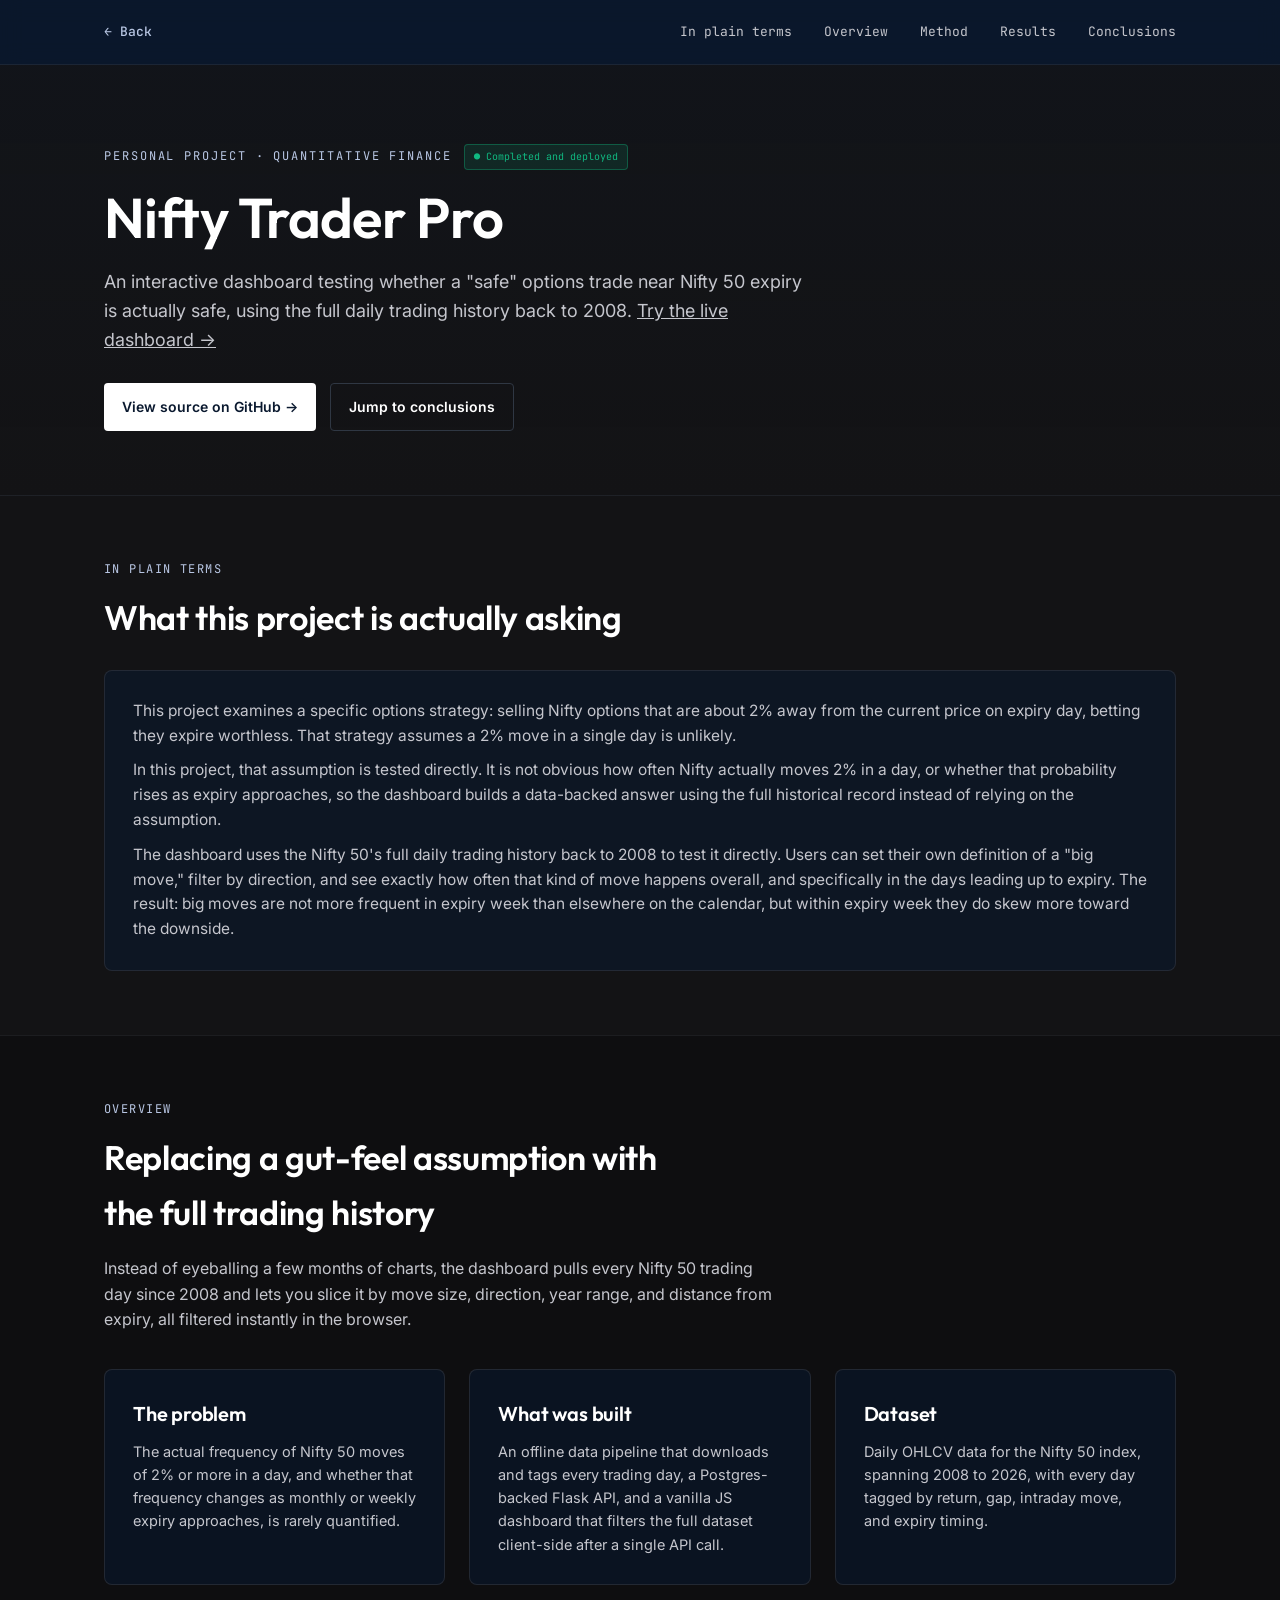
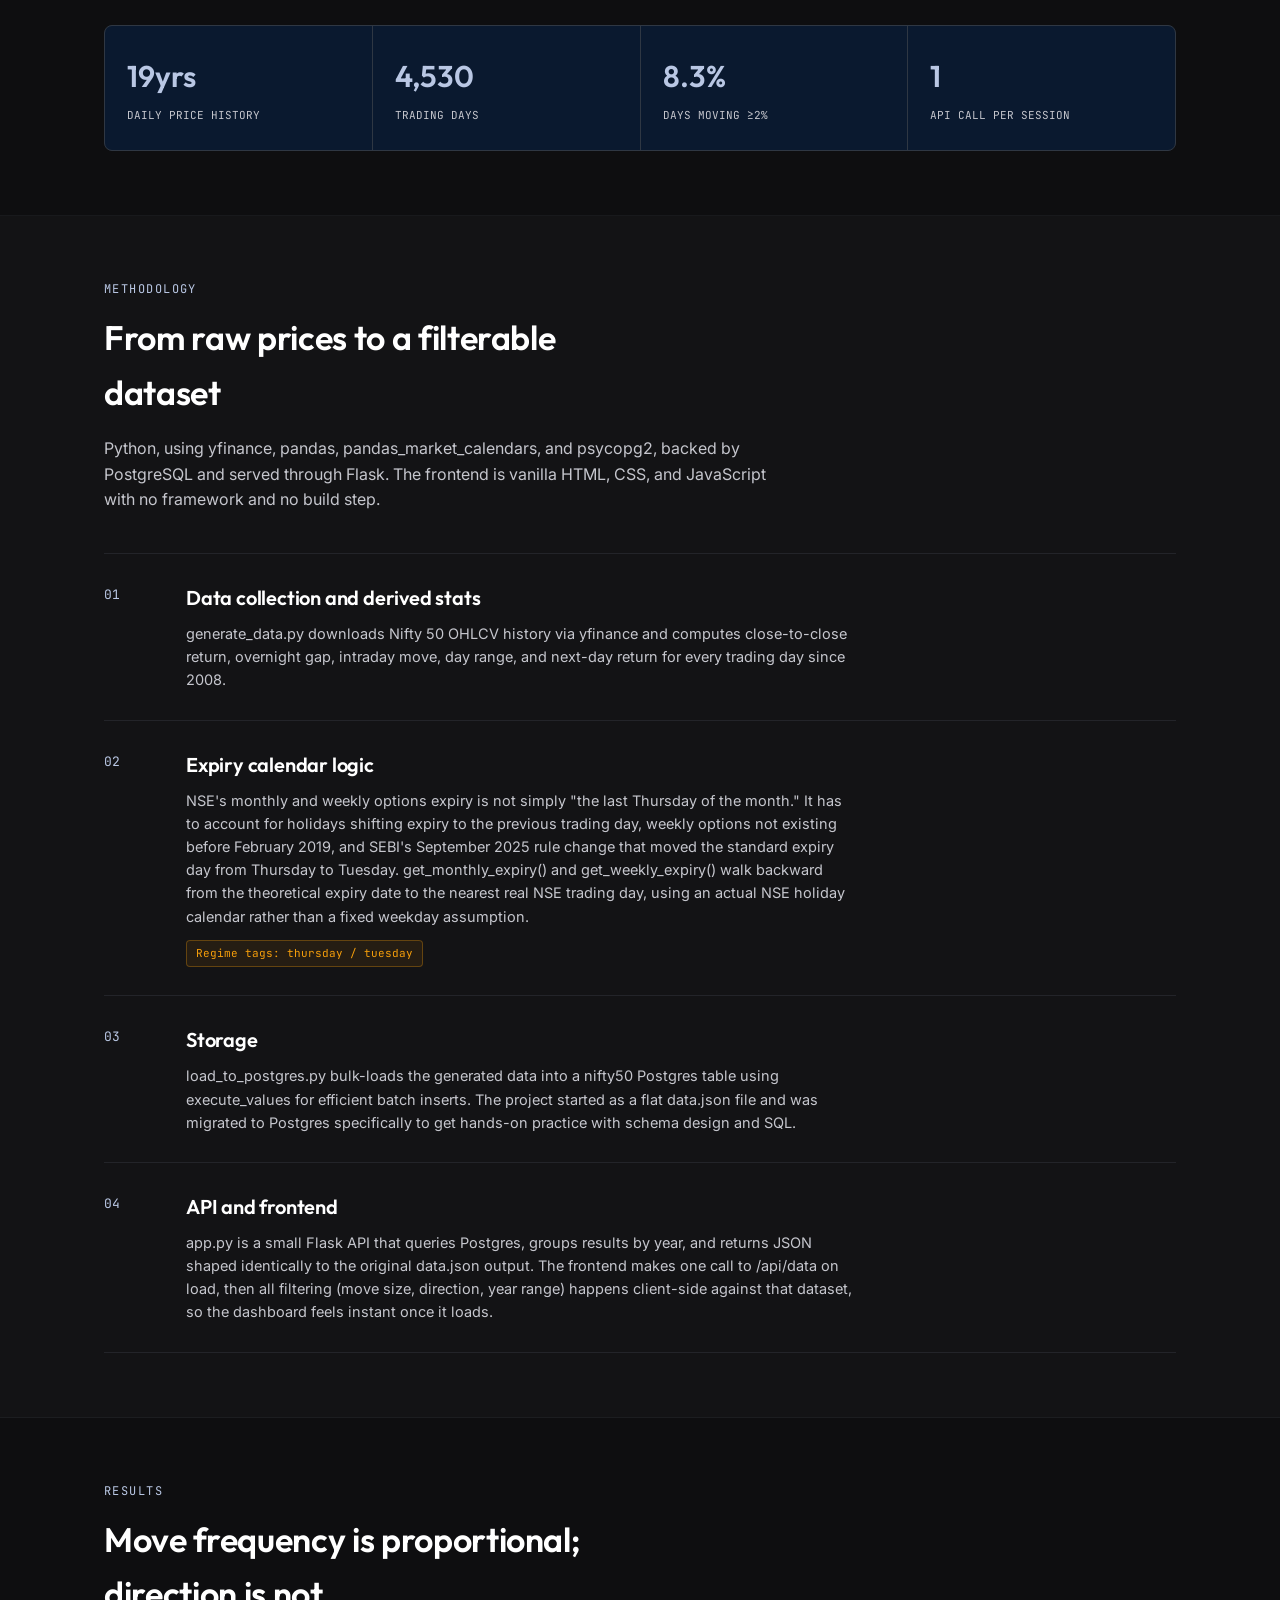
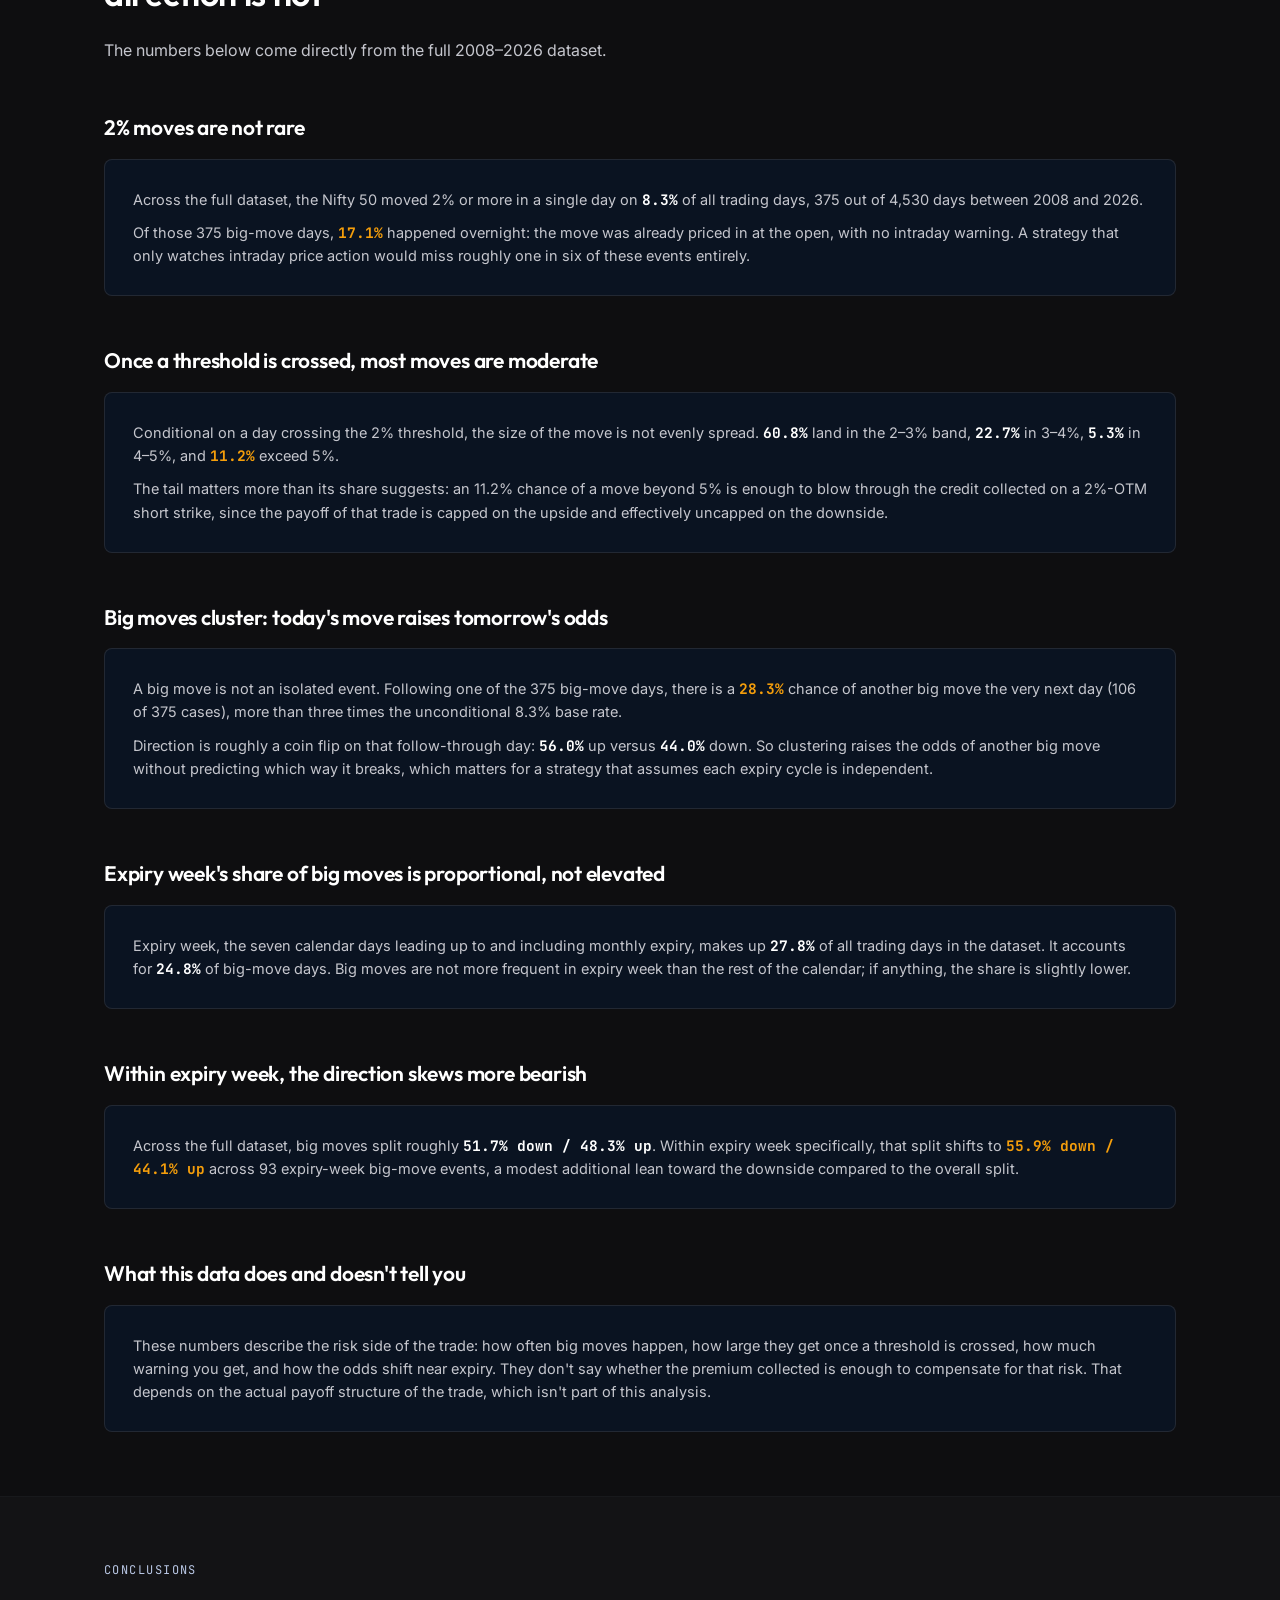
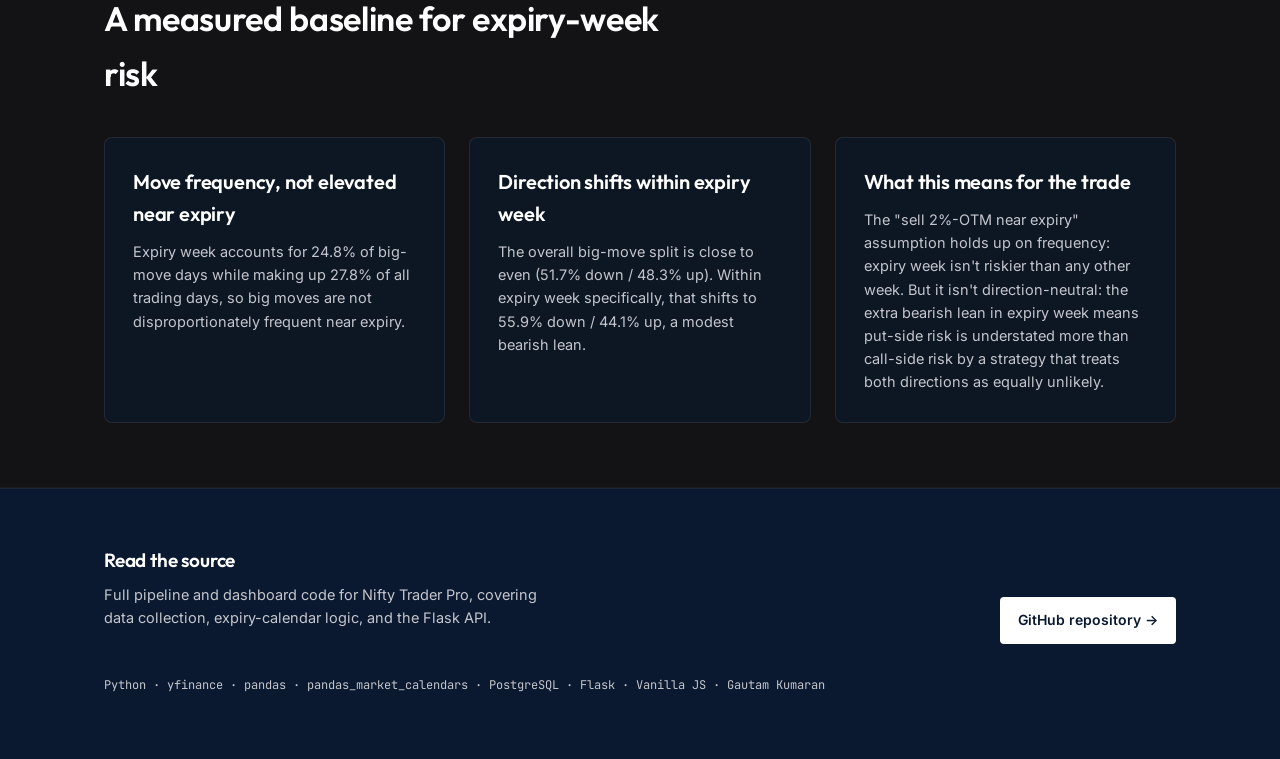
<file: stitch_gautam_kumaran_quant_portfolio/nifty-volatility.html>
<!DOCTYPE html>

<html lang="en">
<head>
<meta charset="utf-8"/>
<meta content="width=device-width, initial-scale=1.0" name="viewport"/>
<title>Nifty Trader Pro: Gautam Kumaran</title>
<link href="https://fonts.googleapis.com/css2?family=Outfit:wght@400;600;700&amp;family=Inter:wght@400;500;600&amp;family=JetBrains+Mono:wght@400;500&amp;display=swap" rel="stylesheet"/><style>
:root{--bg:#131315;--panel:#0f1b2d;--line:#2f3743;--text:#fff;--muted:#c5c6cd;--muted-2:#8f9097;--primary:#b9c7e4;--primary-container:#0a192f;--success:#10b981;--warning:#f59e0b}
*{box-sizing:border-box}html{scroll-behavior:smooth}body{margin:0;padding-top:64px;background:var(--bg);color:var(--text);font-family:'Inter',sans-serif;line-height:1.6;-webkit-font-smoothing:antialiased}h1,h2,h3{font-family:'Outfit',sans-serif;font-weight:600;letter-spacing:-.01em;margin:0}.mono{font-family:'JetBrains Mono',monospace}a{color:inherit}.wrap{max-width:1120px;margin:0 auto;padding:0 24px}
nav{position:fixed;top:0;left:0;width:100%;z-index:50;background:rgba(10,25,47,.86);backdrop-filter:blur(12px);border-bottom:1px solid rgba(68,71,77,.3)}nav .wrap{height:64px;display:flex;align-items:center;justify-content:space-between}.brand{font-family:'Outfit',sans-serif;font-weight:700;font-size:24px;color:#fff;text-decoration:none}.navlinks{display:flex;gap:32px;align-items:center;font-family:'JetBrains Mono',monospace;font-size:13px;color:var(--muted)}.navlinks a{text-decoration:none;transition:color .2s}.navlinks a:hover{color:var(--primary)}
header.hero{padding:80px 0 64px;border-bottom:1px solid rgba(68,71,77,.25);background:linear-gradient(180deg,rgba(10,25,47,.16),rgba(19,19,21,0))}.eyebrow-row{display:flex;align-items:center;gap:12px;margin-bottom:18px;flex-wrap:wrap}.eyebrow{font-family:'JetBrains Mono',monospace;font-size:12px;letter-spacing:.16em;text-transform:uppercase;color:var(--primary)}.status-pill{font-family:'JetBrains Mono',monospace;font-size:10px;color:var(--success);border:1px solid rgba(16,185,129,.35);background:rgba(16,185,129,.12);padding:4px 9px;border-radius:4px}h1.title{font-family:'Outfit',sans-serif;font-size:clamp(38px,5vw,56px);line-height:1.08;max-width:17ch;color:#fff}.dek{color:var(--muted);font-size:18px;max-width:64ch;margin-top:20px}.hero-actions{display:flex;gap:14px;margin-top:28px;flex-wrap:wrap}.btn{font-family:'Inter',sans-serif;font-size:14px;font-weight:600;text-decoration:none;padding:12px 18px;border-radius:4px;display:inline-flex;align-items:center;gap:8px;transition:opacity .2s,background .2s,border-color .2s}.btn-primary{background:#fff;color:var(--primary-container)}.btn-primary:hover{opacity:.9}.btn-ghost{border:1px solid var(--line);color:#fff;background:transparent}.btn-ghost:hover{background:rgba(255,255,255,.04);border-color:var(--primary)}
section{padding:64px 0;border-bottom:1px solid rgba(68,71,77,.2)}section:nth-of-type(even){background:#0e0e10}.kicker{font-family:'JetBrains Mono',monospace;font-size:12px;letter-spacing:.12em;text-transform:uppercase;color:var(--primary);margin-bottom:12px}h2.sec-title{font-family:'Outfit',sans-serif;font-size:clamp(26px,3vw,34px);max-width:26ch;margin-bottom:14px;color:#fff}.sec-sub{color:var(--muted);max-width:68ch;font-size:16px}
.grid3{display:grid;grid-template-columns:repeat(3,1fr);gap:24px;margin-top:36px}.card,.panel{background:rgba(10,25,47,.58);border:1px solid rgba(68,71,77,.42);border-radius:8px}.card{padding:28px}.card h3{font-family:'Outfit',sans-serif;font-size:20px;margin-bottom:10px;color:#fff}.card p{color:var(--muted);font-size:14.5px;margin:0}.card ul{margin:12px 0 0;padding-left:18px;color:var(--muted);font-size:14px}.card ul li{margin-bottom:5px}
.method-list{margin-top:40px;display:flex;flex-direction:column}.method-row{display:grid;grid-template-columns:60px 1fr;gap:22px;padding:28px 0;border-top:1px solid rgba(68,71,77,.35)}.method-row:last-child{border-bottom:1px solid rgba(68,71,77,.35)}.method-num{font-family:'JetBrains Mono',monospace;color:var(--primary);font-size:13px;padding-top:3px}.method-row h3{font-family:'Outfit',sans-serif;font-size:20px;margin-bottom:8px;color:#fff}.method-row p{color:var(--muted);font-size:14.5px;max-width:74ch;margin:0}.method-tag{display:inline-block;margin-top:12px;font-family:'JetBrains Mono',monospace;font-size:11px;color:var(--warning);background:rgba(245,158,11,.08);border:1px solid rgba(245,158,11,.3);padding:4px 9px;border-radius:4px}
.statband{display:grid;grid-template-columns:repeat(4,1fr);gap:1px;background:var(--line);border:1px solid var(--line);border-radius:8px;overflow:hidden;margin-top:40px}.stat{background:var(--primary-container);padding:26px 22px}.stat .num{font-family:'Outfit',sans-serif;font-size:30px;color:var(--primary);font-weight:600}.stat .lbl{font-family:'JetBrains Mono',monospace;font-size:11px;color:var(--muted);margin-top:7px}
.result-block{margin-top:48px}.result-block:first-child{margin-top:40px}.result-head{margin-bottom:14px}.result-head h3{font-family:'Outfit',sans-serif;font-size:21px;color:#fff}.fig-tag{font-family:'JetBrains Mono',monospace;font-size:11px;color:var(--muted-2);display:block;margin-top:4px}.panel{padding:28px}.panel p{color:var(--muted);font-size:14.5px;margin:0 0 10px}.panel p:last-child{margin-bottom:0}.panel b{color:#fff}.num-inline{color:var(--primary);font-family:'JetBrains Mono',monospace}.num-inline.warn{color:var(--warning)}
table.heat{border-collapse:separate;border-spacing:4px;width:100%;font-family:'JetBrains Mono',monospace;font-size:12.5px;margin-top:6px}table.heat th{color:var(--muted-2);font-weight:500;padding:7px 4px;text-align:center}table.heat td{padding:10px 6px;text-align:center;border-radius:4px;color:#06110f;font-weight:600}.table-caption{color:var(--muted-2);font-size:12px;margin-top:12px;font-family:'JetBrains Mono',monospace}
footer{padding:56px 0 64px;background:var(--primary-container);border-top:1px solid rgba(68,71,77,.3)}.footer-grid{display:flex;justify-content:space-between;align-items:flex-end;flex-wrap:wrap;gap:22px}.footer-note{color:var(--muted);font-size:12px;font-family:'JetBrains Mono',monospace;margin-top:32px}
@media(max-width:820px){body{padding-top:60px}nav .wrap{height:60px}.brand{font-size:20px}.navlinks{gap:16px;font-size:11px;overflow-x:auto}header.hero{padding:60px 0 48px}.grid3{grid-template-columns:1fr}.statband{grid-template-columns:repeat(2,1fr)}.method-row{grid-template-columns:36px 1fr}.wrap{padding:0 20px}}

.back-link{
  font-family:'JetBrains Mono',monospace;
  font-size:13px;
  font-weight:500;
  color:var(--primary);
  text-decoration:none;
}
.back-link:hover{color:#fff;}
</style></head>
<body>
<nav>
<div class="wrap"><a class="brand back-link" href="index.html">← Back</a>

<div class="navlinks">
<a href="#eli5">In plain terms</a>
<a href="#overview">Overview</a>
<a href="#method">Method</a>
<a href="#results">Results</a>
<a href="#conclusions">Conclusions</a>
</div>
</div>
</nav>
<header class="hero">
<div class="wrap">
<div class="eyebrow-row">
<span class="eyebrow">Personal Project · Quantitative Finance</span>
<span class="status-pill">● Completed and deployed</span>
</div>
<h1 class="title">Nifty Trader Pro</h1>
<p class="dek">An interactive dashboard testing whether a "safe" options trade near Nifty 50 expiry is actually safe, using the full daily trading history back to 2008. <a href="https://nifty50-returns-analysis.onrender.com/" rel="noopener noreferrer" style="color:var(--signal); text-decoration:underline;" target="_blank">Try the live dashboard →</a></p>
<div class="hero-actions">
<a class="btn btn-primary" href="https://github.com/Gautam-Kumaran/Nifty50-Returns-analysis" rel="noopener noreferrer" target="_blank">View source on GitHub →</a>
<a class="btn btn-ghost" href="#conclusions">Jump to conclusions</a>
</div>
</div>
</header>
<section id="eli5">
<div class="wrap">
<div class="kicker">In plain terms</div>
<h2 class="sec-title">What this project is actually asking</h2>
<div class="panel" style="margin-top:24px;">
<p style="font-size:15.5px;">This project examines a specific options strategy: selling Nifty options that are about 2% away from the current price on expiry day, betting they expire worthless. That strategy assumes a 2% move in a single day is unlikely.</p>
<p style="font-size:15.5px;">In this project, that assumption is tested directly. It is not obvious how often Nifty actually moves 2% in a day, or whether that probability rises as expiry approaches, so the dashboard builds a data-backed answer using the full historical record instead of relying on the assumption.</p>
<p style="font-size:15.5px; margin-bottom:0;">The dashboard uses the Nifty 50's full daily trading history back to 2008 to test it directly. Users can set their own definition of a "big move," filter by direction, and see exactly how often that kind of move happens overall, and specifically in the days leading up to expiry. The result: big moves are not more frequent in expiry week than elsewhere on the calendar, but within expiry week they do skew more toward the downside.</p>
</div>
</div>
</section>
<section id="overview">
<div class="wrap">
<div class="kicker">Overview</div>
<h2 class="sec-title">Replacing a gut-feel assumption with the full trading history</h2>
<p class="sec-sub">Instead of eyeballing a few months of charts, the dashboard pulls every Nifty 50 trading day since 2008 and lets you slice it by move size, direction, year range, and distance from expiry, all filtered instantly in the browser.</p>
<div class="grid3">
<div class="card">
<h3>The problem</h3>
<p>The actual frequency of Nifty 50 moves of 2% or more in a day, and whether that frequency changes as monthly or weekly expiry approaches, is rarely quantified.</p>
</div>
<div class="card">
<h3>What was built</h3>
<p>An offline data pipeline that downloads and tags every trading day, a Postgres-backed Flask API, and a vanilla JS dashboard that filters the full dataset client-side after a single API call.</p>
</div>
<div class="card">
<h3>Dataset</h3>
<p>Daily OHLCV data for the Nifty 50 index, spanning 2008 to 2026, with every day tagged by return, gap, intraday move, and expiry timing.</p>
</div>
</div>
<div class="statband">
<div class="stat"><div class="num">19yrs</div><div class="lbl">DAILY PRICE HISTORY</div></div>
<div class="stat"><div class="num">4,530</div><div class="lbl">TRADING DAYS</div></div>
<div class="stat"><div class="num">8.3%</div><div class="lbl">DAYS MOVING ≥2%</div></div>
<div class="stat"><div class="num">1</div><div class="lbl">API CALL PER SESSION</div></div>
</div>
</div>
</section>
<section id="method">
<div class="wrap">
<div class="kicker">Methodology</div>
<h2 class="sec-title">From raw prices to a filterable dataset</h2>
<p class="sec-sub">Python, using yfinance, pandas, pandas_market_calendars, and psycopg2, backed by PostgreSQL and served through Flask. The frontend is vanilla HTML, CSS, and JavaScript with no framework and no build step.</p>
<div class="method-list">
<div class="method-row">
<div class="method-num">01</div>
<div>
<h3>Data collection and derived stats</h3>
<p>generate_data.py downloads Nifty 50 OHLCV history via yfinance and computes close-to-close return, overnight gap, intraday move, day range, and next-day return for every trading day since 2008.</p>
</div>
</div>
<div class="method-row">
<div class="method-num">02</div>
<div>
<h3>Expiry calendar logic</h3>
<p>NSE's monthly and weekly options expiry is not simply "the last Thursday of the month." It has to account for holidays shifting expiry to the previous trading day, weekly options not existing before February 2019, and SEBI's September 2025 rule change that moved the standard expiry day from Thursday to Tuesday. get_monthly_expiry() and get_weekly_expiry() walk backward from the theoretical expiry date to the nearest real NSE trading day, using an actual NSE holiday calendar rather than a fixed weekday assumption.</p>
<span class="method-tag">Regime tags: thursday / tuesday</span>
</div>
</div>
<div class="method-row">
<div class="method-num">03</div>
<div>
<h3>Storage</h3>
<p>load_to_postgres.py bulk-loads the generated data into a nifty50 Postgres table using execute_values for efficient batch inserts. The project started as a flat data.json file and was migrated to Postgres specifically to get hands-on practice with schema design and SQL.</p>
</div>
</div>
<div class="method-row">
<div class="method-num">04</div>
<div>
<h3>API and frontend</h3>
<p>app.py is a small Flask API that queries Postgres, groups results by year, and returns JSON shaped identically to the original data.json output. The frontend makes one call to /api/data on load, then all filtering (move size, direction, year range) happens client-side against that dataset, so the dashboard feels instant once it loads.</p>
</div>
</div>
</div>
</div>
</section>
<section id="results">
<div class="wrap">
<div class="kicker">Results</div>
<h2 class="sec-title">Move frequency is proportional; direction is not</h2>
<p class="sec-sub">The numbers below come directly from the full 2008–2026 dataset.</p>
<div class="result-block">
<div class="result-head">
<h3>2% moves are not rare</h3>
</div>
<div class="panel">
<p>Across the full dataset, the Nifty 50 moved 2% or more in a single day on <b class="num-inline">8.3%</b> of all trading days, 375 out of 4,530 days between 2008 and 2026.</p>
<p>Of those 375 big-move days, <b class="num-inline warn">17.1%</b> happened overnight: the move was already priced in at the open, with no intraday warning. A strategy that only watches intraday price action would miss roughly one in six of these events entirely.</p>
</div>
</div>
<div class="result-block">
<div class="result-head">
<h3>Once a threshold is crossed, most moves are moderate</h3>
</div>
<div class="panel">
<p>Conditional on a day crossing the 2% threshold, the size of the move is not evenly spread. <b class="num-inline">60.8%</b> land in the 2–3% band, <b class="num-inline">22.7%</b> in 3–4%, <b class="num-inline">5.3%</b> in 4–5%, and <b class="num-inline warn">11.2%</b> exceed 5%.</p>
<p>The tail matters more than its share suggests: an 11.2% chance of a move beyond 5% is enough to blow through the credit collected on a 2%-OTM short strike, since the payoff of that trade is capped on the upside and effectively uncapped on the downside.</p>
</div>
</div>
<div class="result-block">
<div class="result-head">
<h3>Big moves cluster: today's move raises tomorrow's odds</h3>
</div>
<div class="panel">
<p>A big move is not an isolated event. Following one of the 375 big-move days, there is a <b class="num-inline warn">28.3%</b> chance of another big move the very next day (106 of 375 cases), more than three times the unconditional 8.3% base rate.</p>
<p>Direction is roughly a coin flip on that follow-through day: <b class="num-inline">56.0%</b> up versus <b class="num-inline">44.0%</b> down. So clustering raises the odds of another big move without predicting which way it breaks, which matters for a strategy that assumes each expiry cycle is independent.</p>
</div>
</div>
<div class="result-block">
<div class="result-head">
<h3>Expiry week's share of big moves is proportional, not elevated</h3>
</div>
<div class="panel">
<p>Expiry week, the seven calendar days leading up to and including monthly expiry, makes up <b class="num-inline">27.8%</b> of all trading days in the dataset. It accounts for <b class="num-inline">24.8%</b> of big-move days. Big moves are not more frequent in expiry week than the rest of the calendar; if anything, the share is slightly lower.</p>
</div>
</div>
<div class="result-block">
<div class="result-head">
<h3>Within expiry week, the direction skews more bearish</h3>
</div>
<div class="panel">
<p>Across the full dataset, big moves split roughly <b class="num-inline">51.7% down / 48.3% up</b>. Within expiry week specifically, that split shifts to <b class="num-inline warn">55.9% down / 44.1% up</b> across 93 expiry-week big-move events, a modest additional lean toward the downside compared to the overall split.</p>
</div>
</div>
<div class="result-block">
<div class="result-head">
<h3>What this data does and doesn't tell you</h3>
</div>
<div class="panel">
<p>These numbers describe the risk side of the trade: how often big moves happen, how large they get once a threshold is crossed, how much warning you get, and how the odds shift near expiry. They don't say whether the premium collected is enough to compensate for that risk. That depends on the actual payoff structure of the trade, which isn't part of this analysis.</p>
</div>
</div>
</div>
</section>
<section id="conclusions">
<div class="wrap">
<div class="kicker">Conclusions</div>
<h2 class="sec-title">A measured baseline for expiry-week risk</h2>
<div class="grid3">
<div class="card">
<h3>Move frequency, not elevated near expiry</h3>
<p>Expiry week accounts for 24.8% of big-move days while making up 27.8% of all trading days, so big moves are not disproportionately frequent near expiry.</p>
</div>
<div class="card">
<h3>Direction shifts within expiry week</h3>
<p>The overall big-move split is close to even (51.7% down / 48.3% up). Within expiry week specifically, that shifts to 55.9% down / 44.1% up, a modest bearish lean.</p>
</div>
<div class="card">
<h3>What this means for the trade</h3>
<p>The "sell 2%-OTM near expiry" assumption holds up on frequency: expiry week isn't riskier than any other week. But it isn't direction-neutral: the extra bearish lean in expiry week means put-side risk is understated more than call-side risk by a strategy that treats both directions as equally unlikely.</p>
</div>
</div>
</div>
</section>
<footer>
<div class="wrap">
<div class="footer-grid">
<div>
<h3 style="font-size:19px;">Read the source</h3>
<p style="color:var(--muted); max-width:50ch; margin-top:8px; font-size:14.5px;">Full pipeline and dashboard code for Nifty Trader Pro, covering data collection, expiry-calendar logic, and the Flask API.</p>
</div>
<div class="hero-actions">
<a class="btn btn-primary" href="https://github.com/Gautam-Kumaran/Nifty50-Returns-analysis" rel="noopener noreferrer" target="_blank">GitHub repository →</a>
</div>
</div>
<div class="footer-note">Python · yfinance · pandas · pandas_market_calendars · PostgreSQL · Flask · Vanilla JS · Gautam Kumaran</div>
</div>
</footer>
</body>
</html>
</file>
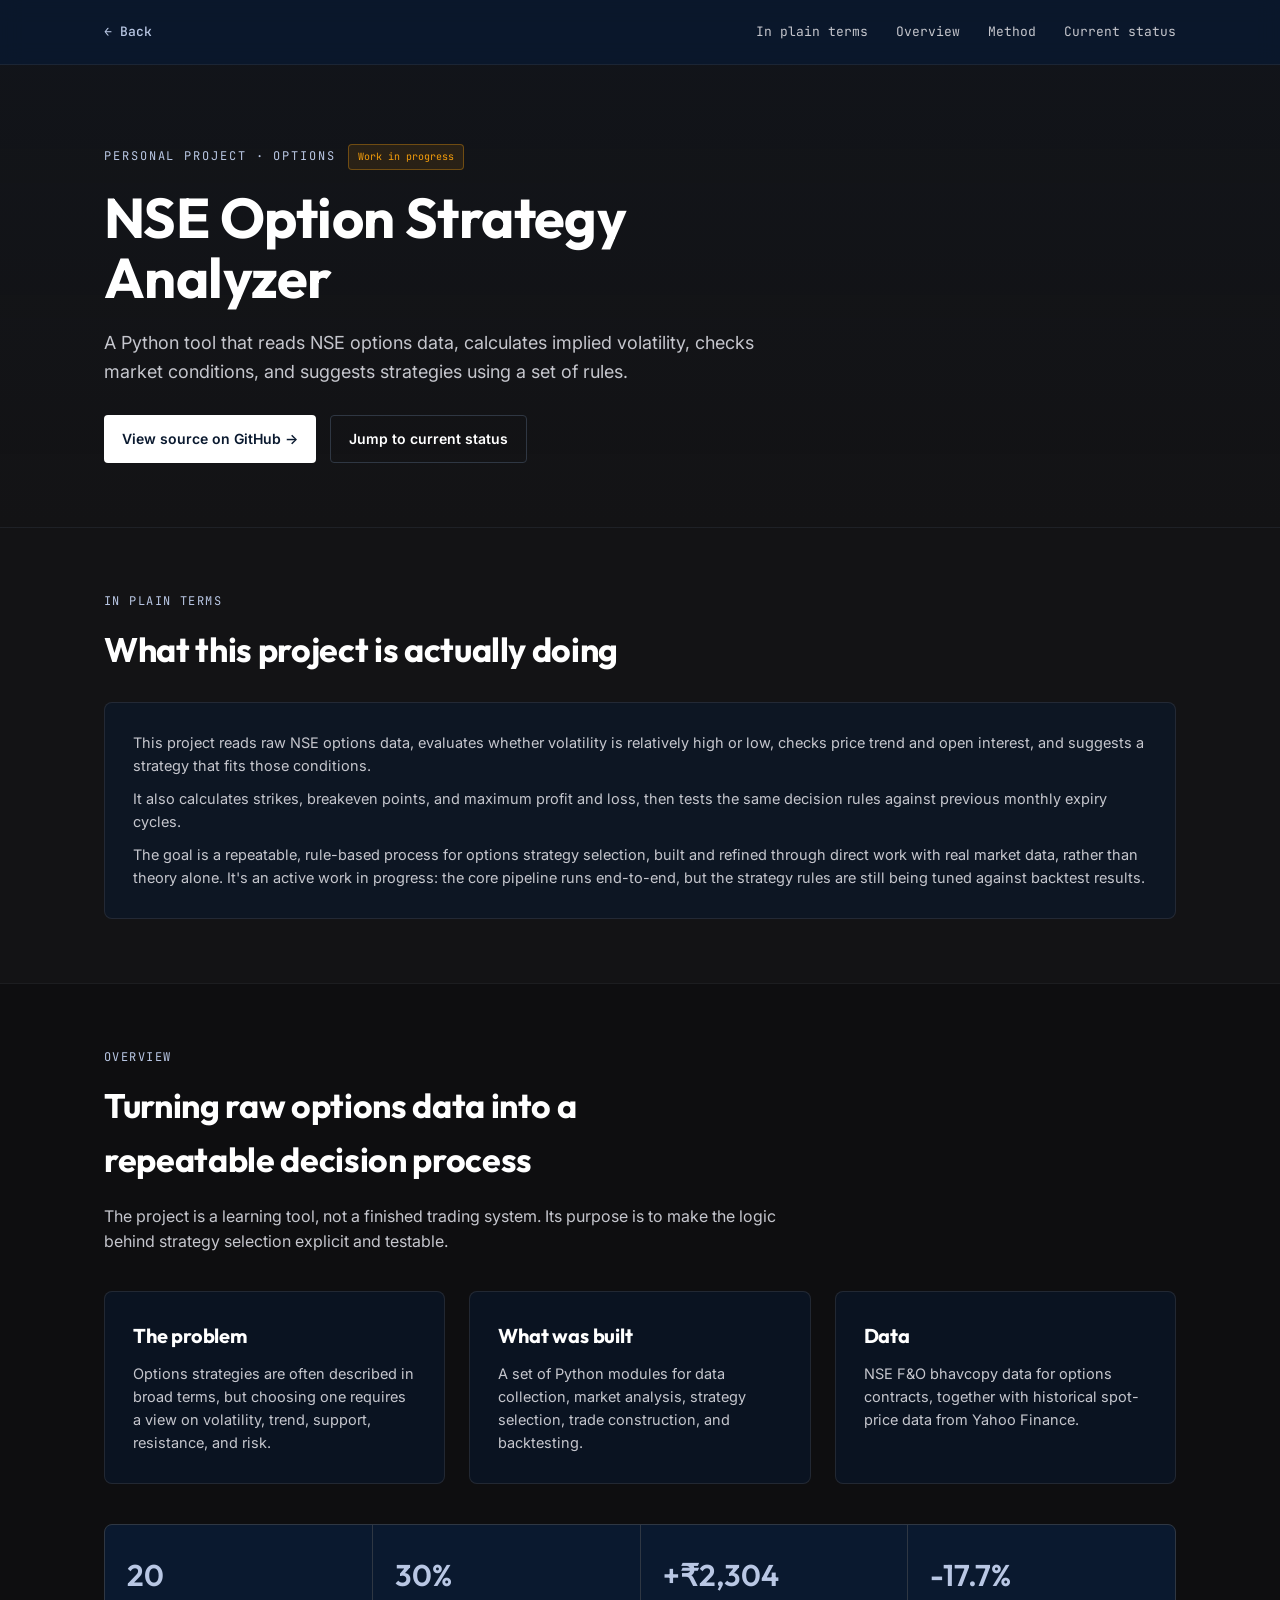
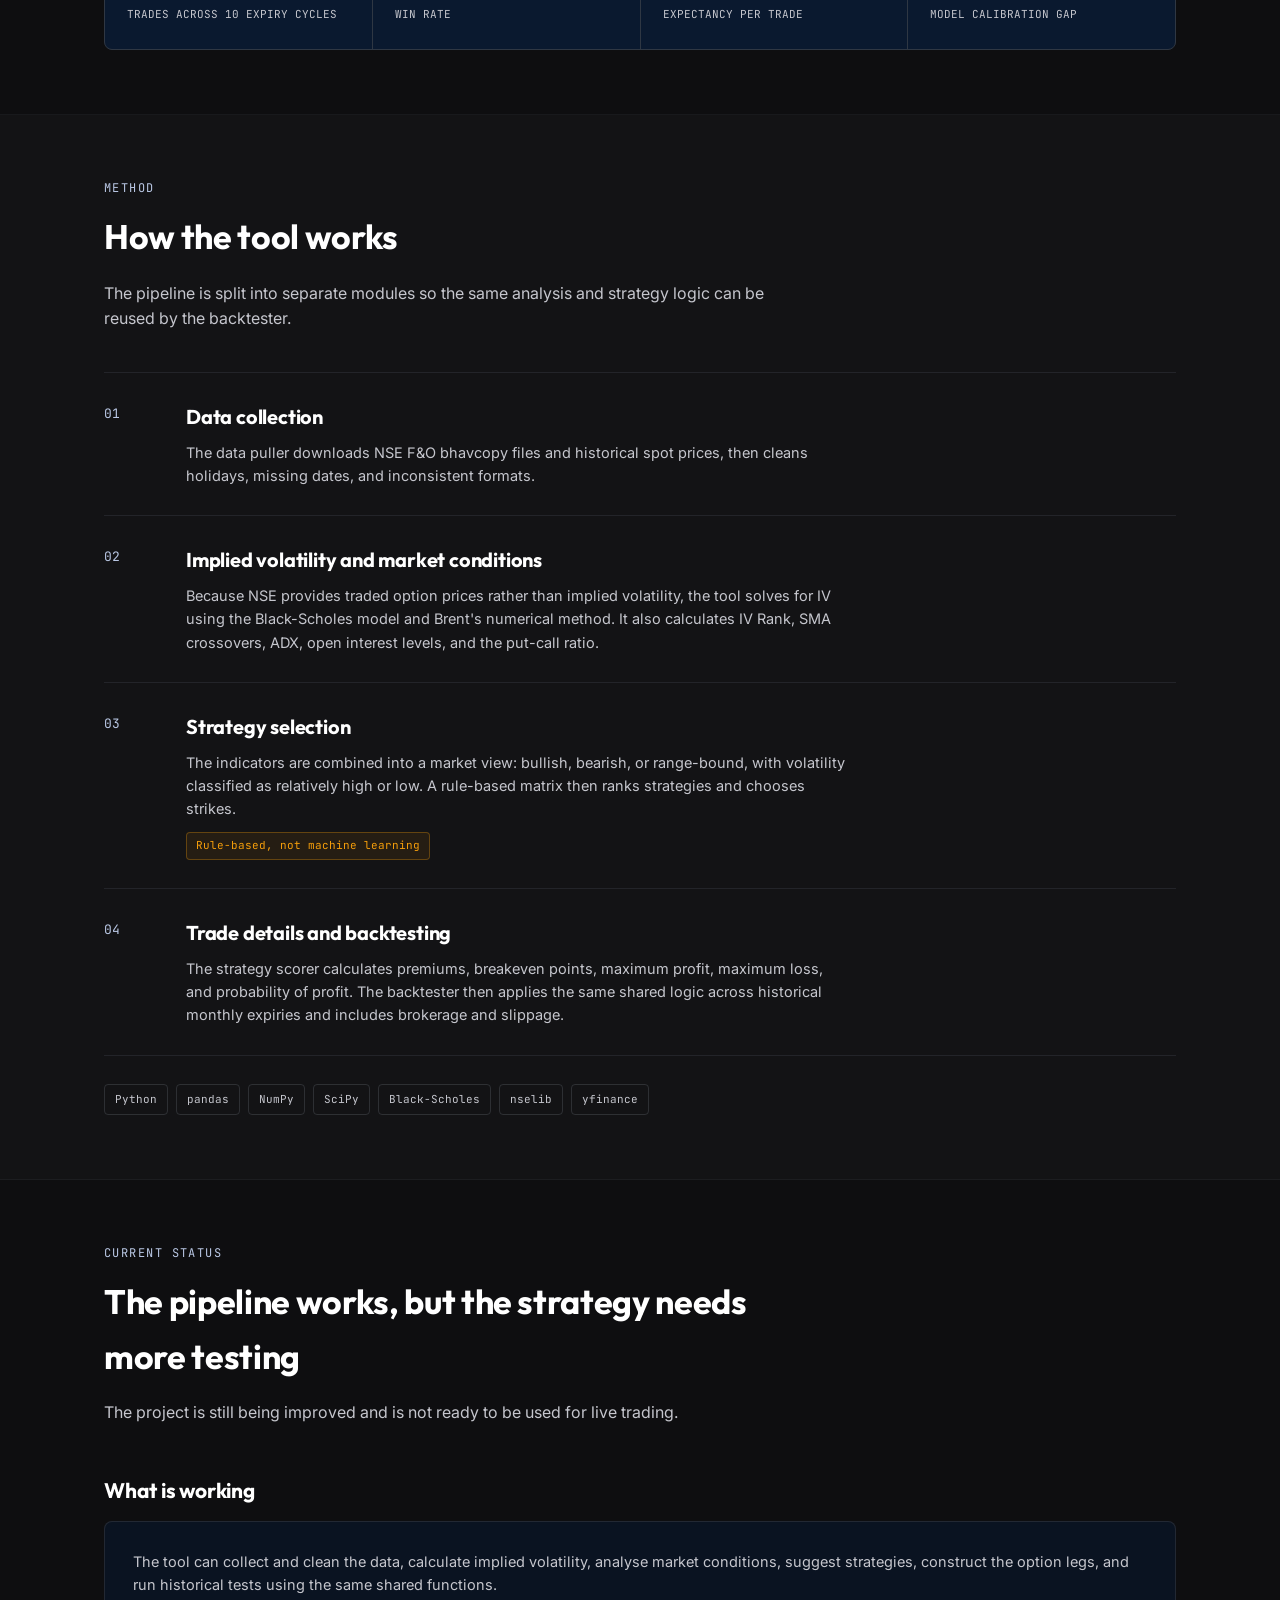
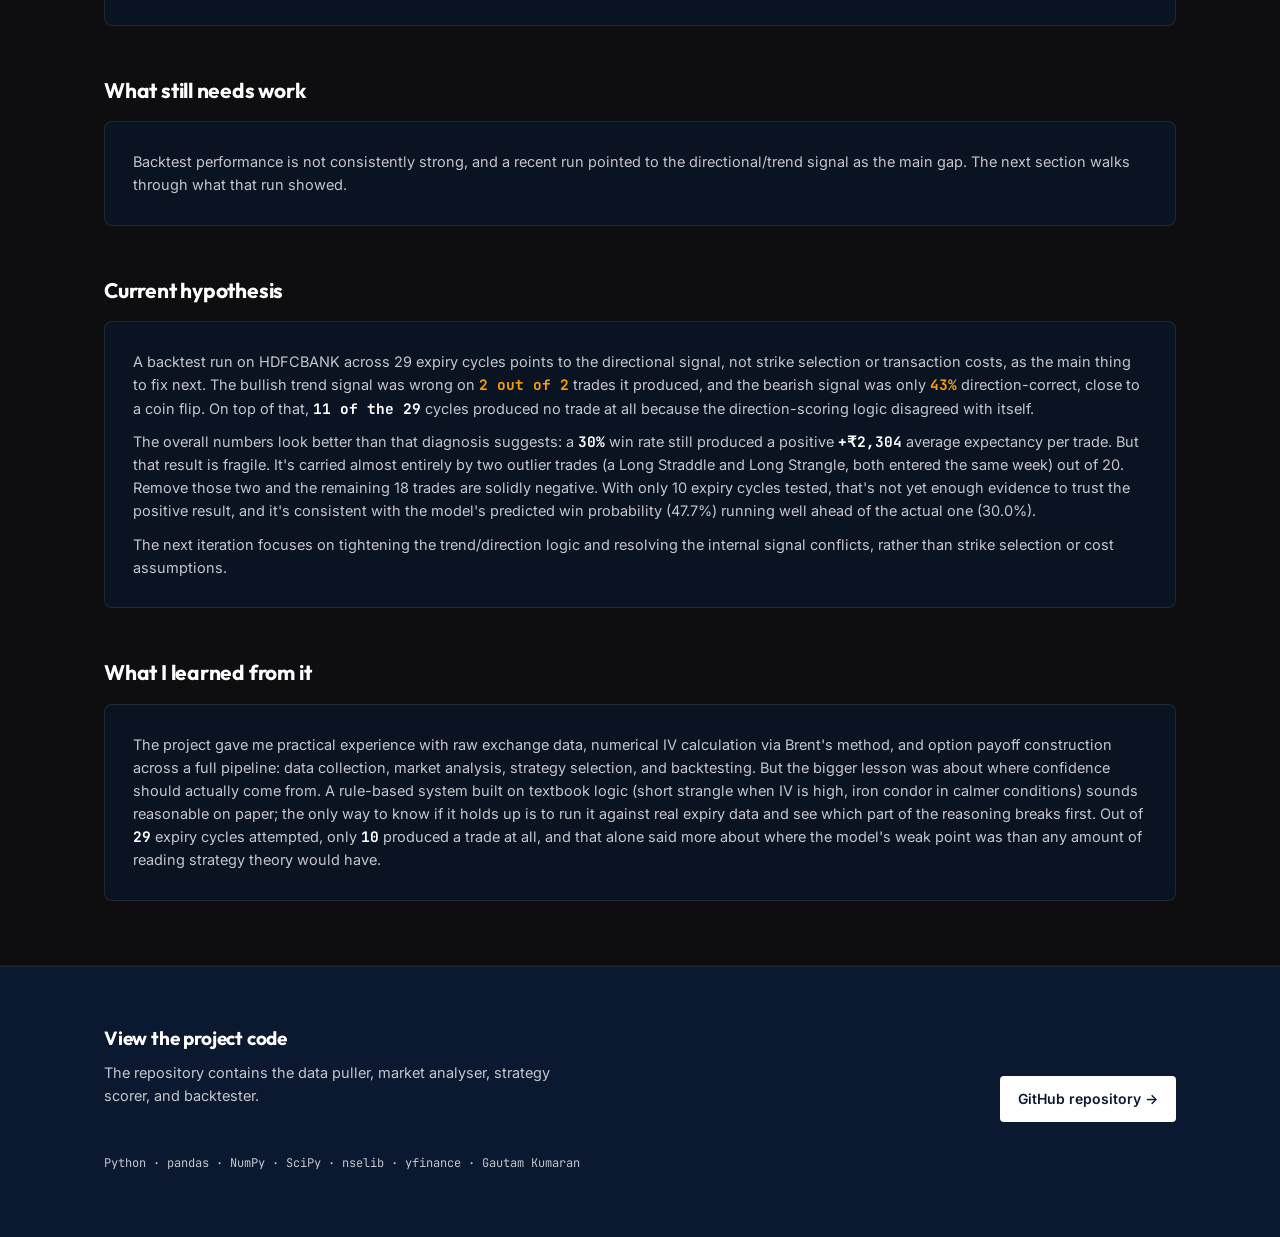
<file: stitch_gautam_kumaran_quant_portfolio/options-analyzer.html>
<!DOCTYPE html>
<html lang="en">
<head>
<meta charset="UTF-8">
<meta name="viewport" content="width=device-width, initial-scale=1.0">
<title>NSE Option Strategy Analyzer | Gautam Kumaran</title>
<link rel="preconnect" href="https://fonts.googleapis.com">
<link href="https://fonts.googleapis.com/css2?family=Outfit:wght@400;600;700&family=Inter:wght@400;500;600&family=JetBrains+Mono:wght@400;500&display=swap" rel="stylesheet">
<style>
:root{
  --bg:#131315;
  --panel:#0f1b2d;
  --line:#2f3743;
  --text:#ffffff;
  --muted:#c5c6cd;
  --muted-2:#8f9097;
  --primary:#b9c7e4;
  --primary-container:#0a192f;
  --success:#10b981;
  --warning:#f59e0b;
}
*{box-sizing:border-box;}
html{scroll-behavior:smooth;}
body{
  margin:0;
  padding-top:64px;
  background:var(--bg);
  color:var(--text);
  font-family:'Inter',sans-serif;
  line-height:1.6;
  -webkit-font-smoothing:antialiased;
}
h1,h2,h3{font-family:'Outfit',sans-serif; margin:0; letter-spacing:-.01em;}
a{color:inherit;}
.wrap{max-width:1120px; margin:0 auto; padding:0 24px;}

nav{
  position:fixed;
  top:0;
  left:0;
  width:100%;
  z-index:50;
  background:rgba(10,25,47,.86);
  backdrop-filter:blur(12px);
  border-bottom:1px solid rgba(68,71,77,.3);
}
nav .wrap{
  height:64px;
  display:flex;
  align-items:center;
  justify-content:space-between;
}
.back-link{
  font-family:'JetBrains Mono',monospace;
  font-size:13px;
  font-weight:500;
  color:var(--primary);
  text-decoration:none;
}
.back-link:hover{color:#fff;}
.navlinks{
  display:flex;
  gap:28px;
  align-items:center;
  font-family:'JetBrains Mono',monospace;
  font-size:13px;
  color:var(--muted);
}
.navlinks a{text-decoration:none;}
.navlinks a:hover{color:var(--primary);}

header.hero{
  padding:80px 0 64px;
  border-bottom:1px solid rgba(68,71,77,.25);
  background:linear-gradient(180deg,rgba(10,25,47,.16),rgba(19,19,21,0));
}
.eyebrow-row{display:flex; align-items:center; gap:12px; margin-bottom:18px; flex-wrap:wrap;}
.eyebrow{
  font-family:'JetBrains Mono',monospace;
  font-size:12px;
  letter-spacing:.16em;
  text-transform:uppercase;
  color:var(--primary);
}
.status-pill{
  font-family:'JetBrains Mono',monospace;
  font-size:10px;
  color:var(--warning);
  border:1px solid rgba(245,158,11,.35);
  background:rgba(245,158,11,.1);
  padding:4px 9px;
  border-radius:4px;
}
h1.title{
  font-size:clamp(38px,5vw,56px);
  line-height:1.08;
  max-width:18ch;
}
.dek{color:var(--muted); font-size:18px; max-width:64ch; margin-top:20px;}
.hero-actions{display:flex; gap:14px; margin-top:28px; flex-wrap:wrap;}
.btn{
  font-size:14px;
  font-weight:600;
  text-decoration:none;
  padding:12px 18px;
  border-radius:4px;
  display:inline-flex;
  align-items:center;
}
.btn-primary{background:#fff; color:var(--primary-container);}
.btn-primary:hover{opacity:.9;}
.btn-ghost{border:1px solid var(--line); color:#fff;}
.btn-ghost:hover{background:rgba(255,255,255,.04); border-color:var(--primary);}

section{padding:64px 0; border-bottom:1px solid rgba(68,71,77,.2);}
section:nth-of-type(even){background:#0e0e10;}
.kicker{
  font-family:'JetBrains Mono',monospace;
  font-size:12px;
  letter-spacing:.12em;
  text-transform:uppercase;
  color:var(--primary);
  margin-bottom:12px;
}
h2.sec-title{font-size:clamp(26px,3vw,34px); max-width:28ch; margin-bottom:14px;}
.sec-sub{color:var(--muted); max-width:68ch; font-size:16px;}

.grid3{display:grid; grid-template-columns:repeat(3,1fr); gap:24px; margin-top:36px;}
.card,.panel{
  background:rgba(10,25,47,.58);
  border:1px solid rgba(68,71,77,.42);
  border-radius:8px;
}
.card{padding:28px;}
.card h3{font-size:20px; margin-bottom:10px;}
.card p{color:var(--muted); font-size:14.5px; margin:0;}
.card ul{margin:12px 0 0; padding-left:18px; color:var(--muted); font-size:14px;}

.statband{
  display:grid;
  grid-template-columns:repeat(4,1fr);
  gap:1px;
  background:var(--line);
  border:1px solid var(--line);
  border-radius:8px;
  overflow:hidden;
  margin-top:40px;
}
.stat{background:var(--primary-container); padding:26px 22px;}
.stat .num{font-family:'Outfit',sans-serif; font-size:30px; color:var(--primary); font-weight:600;}
.stat .lbl{font-family:'JetBrains Mono',monospace; font-size:11px; color:var(--muted); margin-top:7px;}

.method-list{margin-top:40px;}
.method-row{
  display:grid;
  grid-template-columns:60px 1fr;
  gap:22px;
  padding:28px 0;
  border-top:1px solid rgba(68,71,77,.35);
}
.method-row:last-child{border-bottom:1px solid rgba(68,71,77,.35);}
.method-num{font-family:'JetBrains Mono',monospace; color:var(--primary); font-size:13px; padding-top:3px;}
.method-row h3{font-size:20px; margin-bottom:8px;}
.method-row p{color:var(--muted); font-size:14.5px; max-width:74ch; margin:0;}
.method-tag{
  display:inline-block;
  margin-top:12px;
  font-family:'JetBrains Mono',monospace;
  font-size:11px;
  color:var(--warning);
  background:rgba(245,158,11,.08);
  border:1px solid rgba(245,158,11,.3);
  padding:4px 9px;
  border-radius:4px;
}

.result-block{margin-top:48px;}
.result-head{margin-bottom:14px;}
.result-head h3{font-size:21px;}
.panel{padding:28px;}
.panel p{color:var(--muted); font-size:14.5px; margin:0 0 10px;}
.panel p:last-child{margin-bottom:0;}
.panel b{color:#fff;}
.num-inline{color:var(--primary); font-family:'JetBrains Mono',monospace;}
.num-inline.warn{color:var(--warning);}

.tags{display:flex; flex-wrap:wrap; gap:8px; margin-top:28px;}
.tag{
  padding:6px 10px;
  border:1px solid rgba(68,71,77,.55);
  border-radius:4px;
  color:var(--muted);
  font-family:'JetBrains Mono',monospace;
  font-size:11px;
}

footer{
  padding:56px 0 64px;
  background:var(--primary-container);
  border-top:1px solid rgba(68,71,77,.3);
}
.footer-grid{display:flex; justify-content:space-between; align-items:flex-end; flex-wrap:wrap; gap:22px;}
.footer-note{color:var(--muted); font-size:12px; font-family:'JetBrains Mono',monospace; margin-top:32px;}

@media(max-width:820px){
  body{padding-top:60px;}
  nav .wrap{height:60px;}
  .navlinks{gap:14px; font-size:11px; overflow-x:auto;}
  header.hero{padding:60px 0 48px;}
  .grid3{grid-template-columns:1fr;}
  .statband{grid-template-columns:repeat(2,1fr);}
  .method-row{grid-template-columns:36px 1fr;}
  .wrap{padding:0 20px;}
}
</style>
</head>
<body>

<nav>
  <div class="wrap">
    <a class="back-link" href="index.html">← Back</a>
    <div class="navlinks">
      <a href="#plain">In plain terms</a>
      <a href="#overview">Overview</a>
      <a href="#method">Method</a>
      <a href="#status">Current status</a>
    </div>
  </div>
</nav>

<header class="hero">
  <div class="wrap">
    <div class="eyebrow-row">
      <span class="eyebrow">Personal project · Options</span>
      <span class="status-pill">Work in progress</span>
    </div>
    <h1 class="title">NSE Option Strategy Analyzer</h1>
    <p class="dek">A Python tool that reads NSE options data, calculates implied volatility, checks market conditions, and suggests strategies using a set of rules.</p>
    <div class="hero-actions">
      <a class="btn btn-primary" href="https://github.com/Gautam-Kumaran/Option-Strategy-Analyzer" target="_blank" rel="noopener noreferrer">View source on GitHub →</a>
      <a class="btn btn-ghost" href="#status">Jump to current status</a>
    </div>
  </div>
</header>

<section id="plain">
  <div class="wrap">
    <div class="kicker">In plain terms</div>
    <h2 class="sec-title">What this project is actually doing</h2>
    <div class="panel" style="margin-top:24px;">
      <p>This project reads raw NSE options data, evaluates whether volatility is relatively high or low, checks price trend and open interest, and suggests a strategy that fits those conditions.</p>
      <p>It also calculates strikes, breakeven points, and maximum profit and loss, then tests the same decision rules against previous monthly expiry cycles.</p>
      <p>The goal is a repeatable, rule-based process for options strategy selection, built and refined through direct work with real market data, rather than theory alone. It's an active work in progress: the core pipeline runs end-to-end, but the strategy rules are still being tuned against backtest results.</p>
    </div>
  </div>
</section>

<section id="overview">
  <div class="wrap">
    <div class="kicker">Overview</div>
    <h2 class="sec-title">Turning raw options data into a repeatable decision process</h2>
    <p class="sec-sub">The project is a learning tool, not a finished trading system. Its purpose is to make the logic behind strategy selection explicit and testable.</p>

    <div class="grid3">
      <div class="card">
        <h3>The problem</h3>
        <p>Options strategies are often described in broad terms, but choosing one requires a view on volatility, trend, support, resistance, and risk.</p>
      </div>
      <div class="card">
        <h3>What was built</h3>
        <p>A set of Python modules for data collection, market analysis, strategy selection, trade construction, and backtesting.</p>
      </div>
      <div class="card">
        <h3>Data</h3>
        <p>NSE F&amp;O bhavcopy data for options contracts, together with historical spot-price data from Yahoo Finance.</p>
      </div>
    </div>

    <div class="statband">
      <div class="stat"><div class="num">20</div><div class="lbl">TRADES ACROSS 10 EXPIRY CYCLES</div></div>
      <div class="stat"><div class="num">30%</div><div class="lbl">WIN RATE</div></div>
      <div class="stat"><div class="num">+₹2,304</div><div class="lbl">EXPECTANCY PER TRADE</div></div>
      <div class="stat"><div class="num">-17.7%</div><div class="lbl">MODEL CALIBRATION GAP</div></div>
    </div>
  </div>
</section>

<section id="method">
  <div class="wrap">
    <div class="kicker">Method</div>
    <h2 class="sec-title">How the tool works</h2>
    <p class="sec-sub">The pipeline is split into separate modules so the same analysis and strategy logic can be reused by the backtester.</p>

    <div class="method-list">
      <div class="method-row">
        <div class="method-num">01</div>
        <div>
          <h3>Data collection</h3>
          <p>The data puller downloads NSE F&amp;O bhavcopy files and historical spot prices, then cleans holidays, missing dates, and inconsistent formats.</p>
        </div>
      </div>

      <div class="method-row">
        <div class="method-num">02</div>
        <div>
          <h3>Implied volatility and market conditions</h3>
          <p>Because NSE provides traded option prices rather than implied volatility, the tool solves for IV using the Black-Scholes model and Brent's numerical method. It also calculates IV Rank, SMA crossovers, ADX, open interest levels, and the put-call ratio.</p>
        </div>
      </div>

      <div class="method-row">
        <div class="method-num">03</div>
        <div>
          <h3>Strategy selection</h3>
          <p>The indicators are combined into a market view: bullish, bearish, or range-bound, with volatility classified as relatively high or low. A rule-based matrix then ranks strategies and chooses strikes.</p>
          <span class="method-tag">Rule-based, not machine learning</span>
        </div>
      </div>

      <div class="method-row">
        <div class="method-num">04</div>
        <div>
          <h3>Trade details and backtesting</h3>
          <p>The strategy scorer calculates premiums, breakeven points, maximum profit, maximum loss, and probability of profit. The backtester then applies the same shared logic across historical monthly expiries and includes brokerage and slippage.</p>
        </div>
      </div>
    </div>

    <div class="tags">
      <span class="tag">Python</span>
      <span class="tag">pandas</span>
      <span class="tag">NumPy</span>
      <span class="tag">SciPy</span>
      <span class="tag">Black-Scholes</span>
      <span class="tag">nselib</span>
      <span class="tag">yfinance</span>
    </div>
  </div>
</section>

<section id="status">
  <div class="wrap">
    <div class="kicker">Current status</div>
    <h2 class="sec-title">The pipeline works, but the strategy needs more testing</h2>
    <p class="sec-sub">The project is still being improved and is not ready to be used for live trading.</p>

    <div class="result-block">
      <div class="result-head"><h3>What is working</h3></div>
      <div class="panel">
        <p>The tool can collect and clean the data, calculate implied volatility, analyse market conditions, suggest strategies, construct the option legs, and run historical tests using the same shared functions.</p>
      </div>
    </div>

    <div class="result-block">
      <div class="result-head"><h3>What still needs work</h3></div>
      <div class="panel">
        <p>Backtest performance is not consistently strong, and a recent run pointed to the directional/trend signal as the main gap. The next section walks through what that run showed.</p>
      </div>
    </div>

    <div class="result-block">
      <div class="result-head"><h3>Current hypothesis</h3></div>
      <div class="panel">
        <p>A backtest run on HDFCBANK across 29 expiry cycles points to the directional signal, not strike selection or transaction costs, as the main thing to fix next. The bullish trend signal was wrong on <b class="num-inline warn">2 out of 2</b> trades it produced, and the bearish signal was only <b class="num-inline warn">43%</b> direction-correct, close to a coin flip. On top of that, <b class="num-inline">11 of the 29</b> cycles produced no trade at all because the direction-scoring logic disagreed with itself.</p>
        <p>The overall numbers look better than that diagnosis suggests: a <b class="num-inline">30%</b> win rate still produced a positive <b class="num-inline">+₹2,304</b> average expectancy per trade. But that result is fragile. It's carried almost entirely by two outlier trades (a Long Straddle and Long Strangle, both entered the same week) out of 20. Remove those two and the remaining 18 trades are solidly negative. With only 10 expiry cycles tested, that's not yet enough evidence to trust the positive result, and it's consistent with the model's predicted win probability (47.7%) running well ahead of the actual one (30.0%).</p>
        <p>The next iteration focuses on tightening the trend/direction logic and resolving the internal signal conflicts, rather than strike selection or cost assumptions.</p>
      </div>
    </div>

    <div class="result-block">
      <div class="result-head"><h3>What I learned from it</h3></div>
      <div class="panel">
        <p>The project gave me practical experience with raw exchange data, numerical IV calculation via Brent's method, and option payoff construction across a full pipeline: data collection, market analysis, strategy selection, and backtesting. But the bigger lesson was about where confidence should actually come from. A rule-based system built on textbook logic (short strangle when IV is high, iron condor in calmer conditions) sounds reasonable on paper; the only way to know if it holds up is to run it against real expiry data and see which part of the reasoning breaks first. Out of <b class="num-inline">29</b> expiry cycles attempted, only <b class="num-inline">10</b> produced a trade at all, and that alone said more about where the model's weak point was than any amount of reading strategy theory would have.</p>
      </div>
    </div>
  </div>
</section>

<footer>
  <div class="wrap">
    <div class="footer-grid">
      <div>
        <h3 style="font-size:19px;">View the project code</h3>
        <p style="color:var(--muted); max-width:52ch; margin-top:8px; font-size:14.5px;">The repository contains the data puller, market analyser, strategy scorer, and backtester.</p>
      </div>
      <div class="hero-actions">
        <a class="btn btn-primary" href="https://github.com/Gautam-Kumaran/Option-Strategy-Analyzer" target="_blank" rel="noopener noreferrer">GitHub repository →</a>
      </div>
    </div>
    <div class="footer-note">Python · pandas · NumPy · SciPy · nselib · yfinance · Gautam Kumaran</div>
  </div>
</footer>

</body>
</html>
</file>
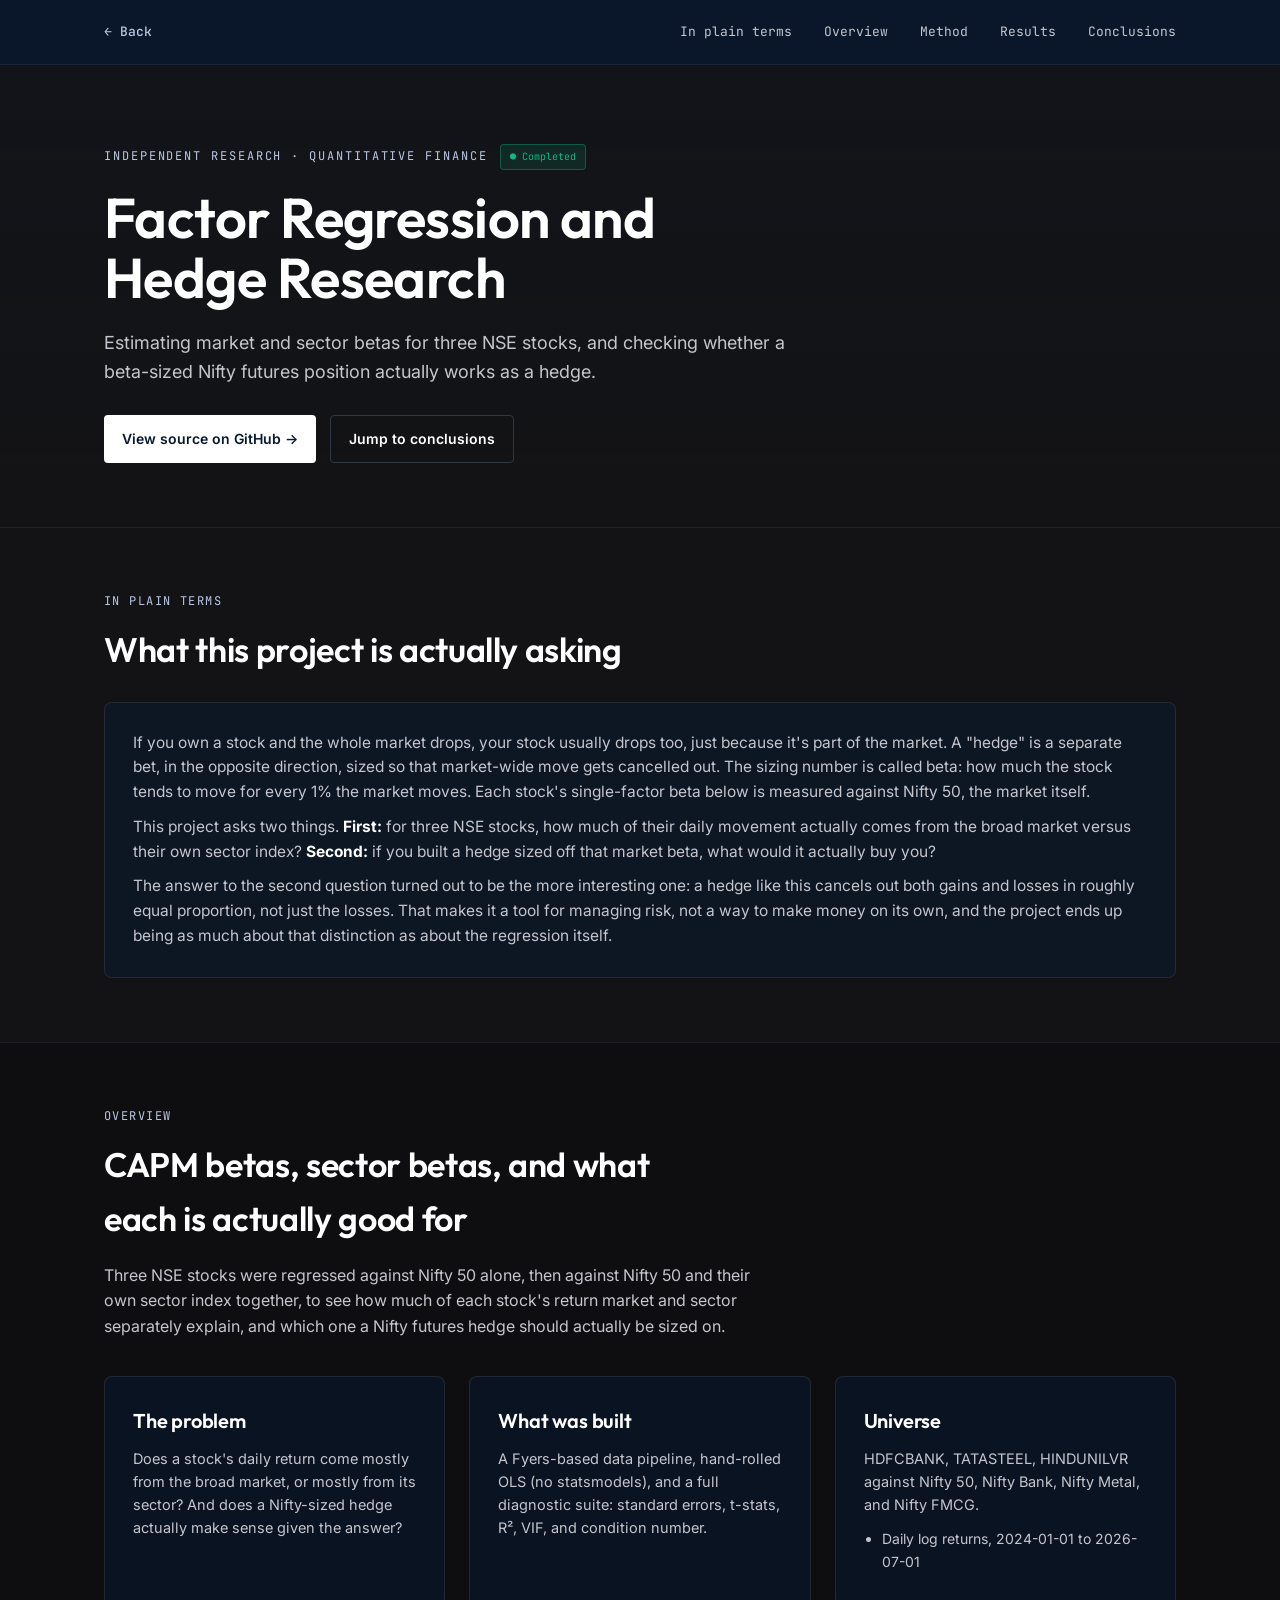
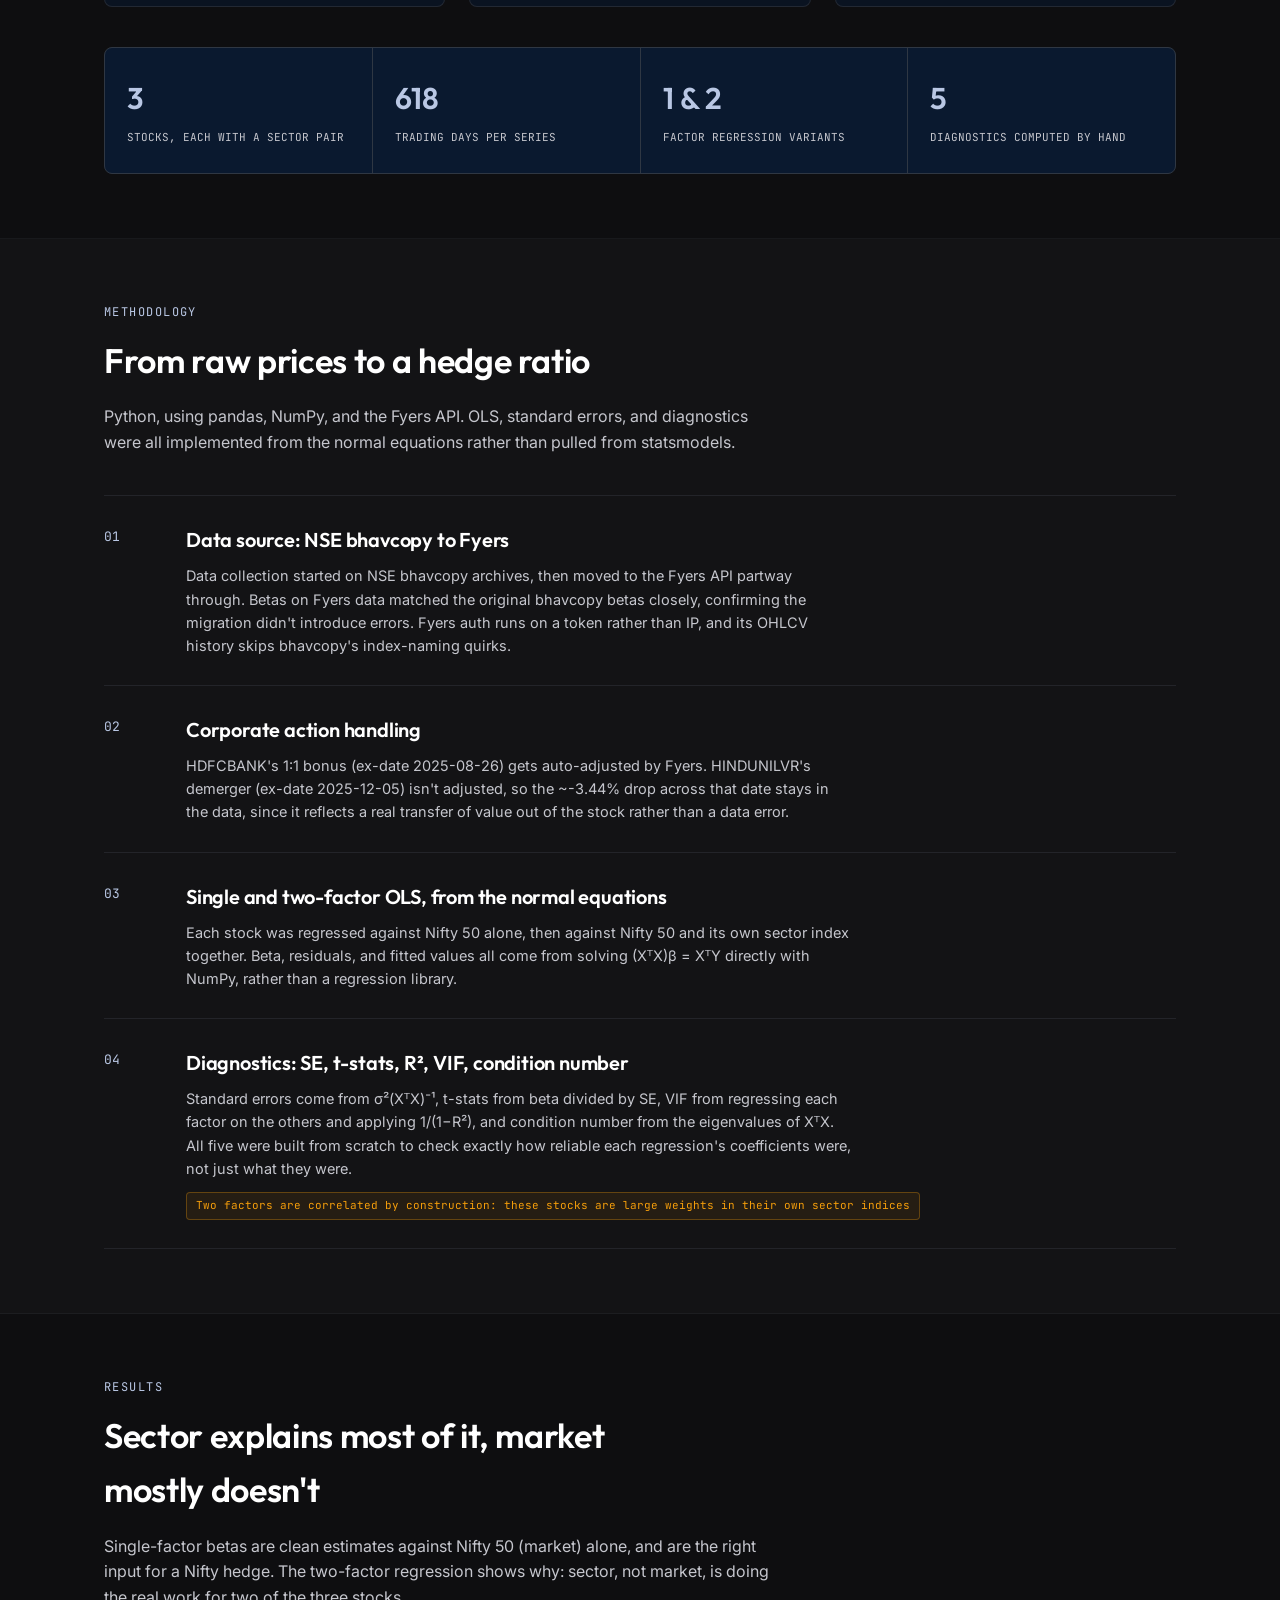
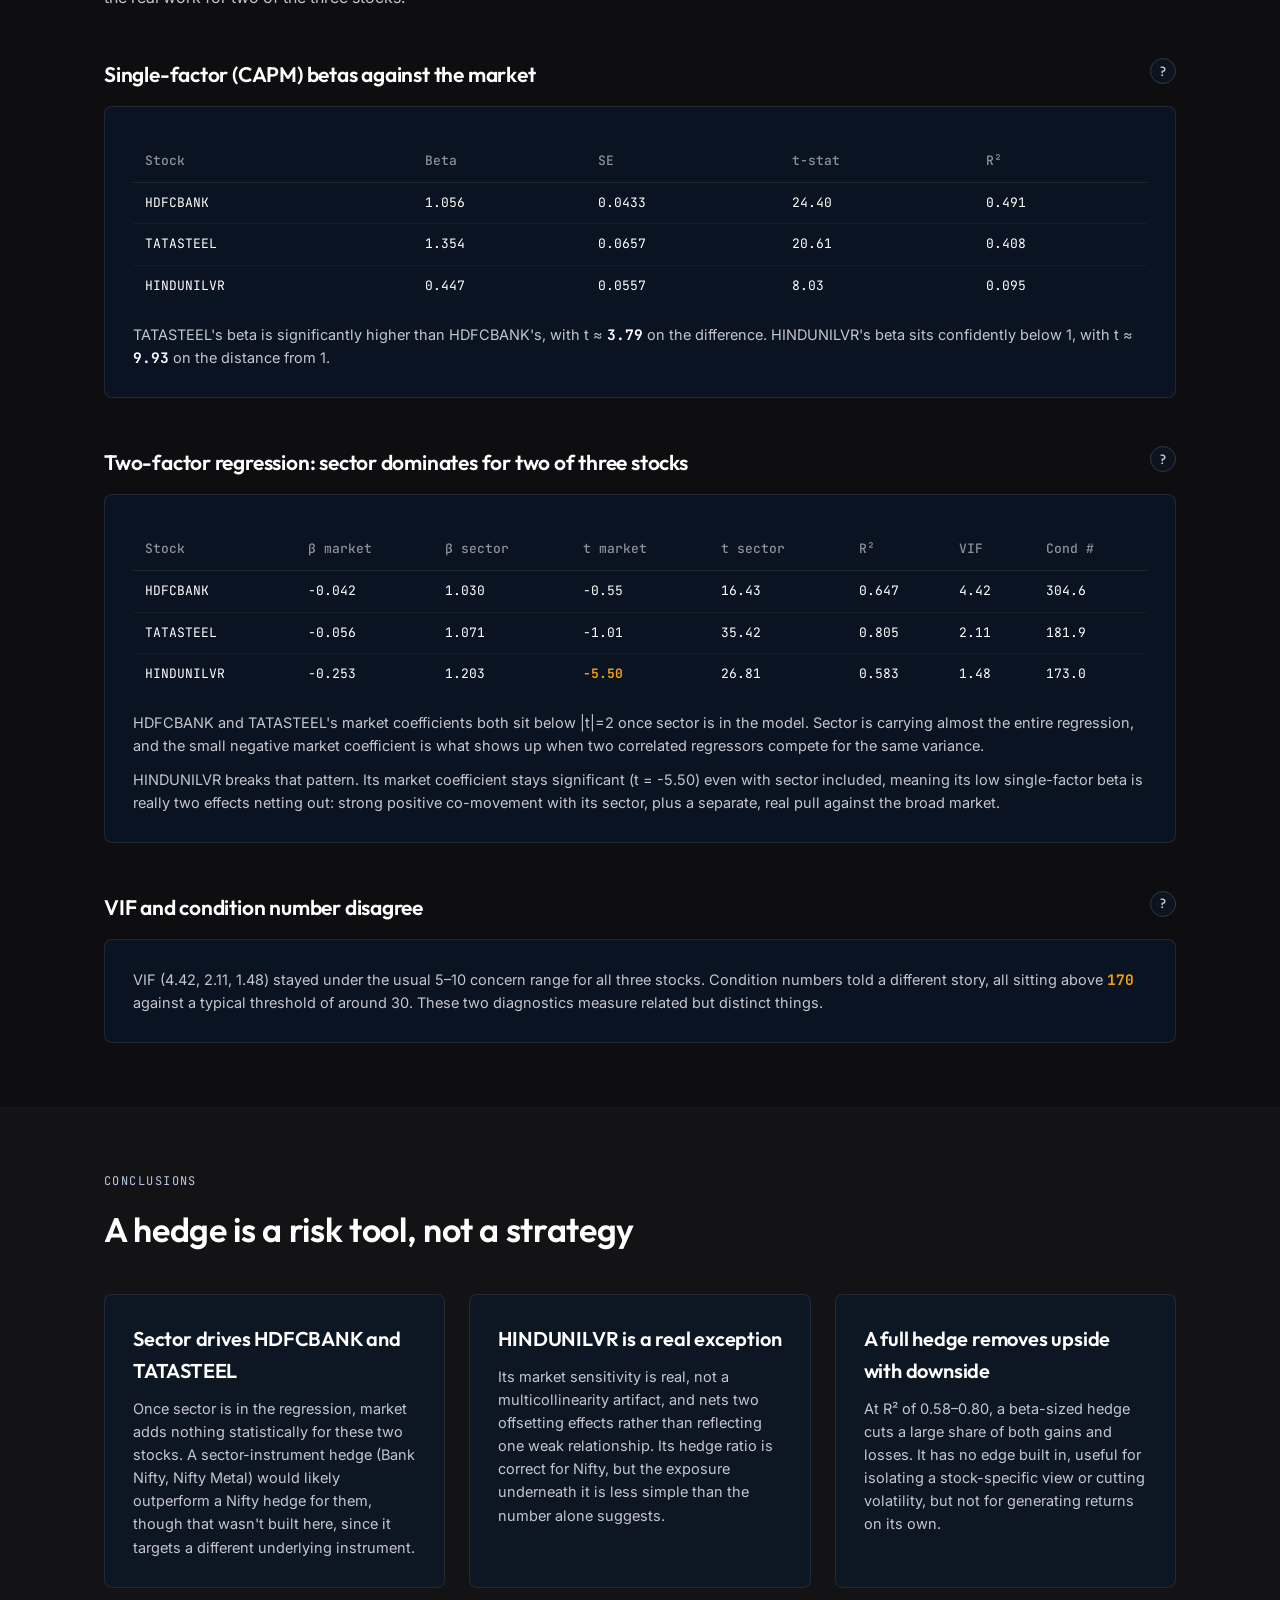
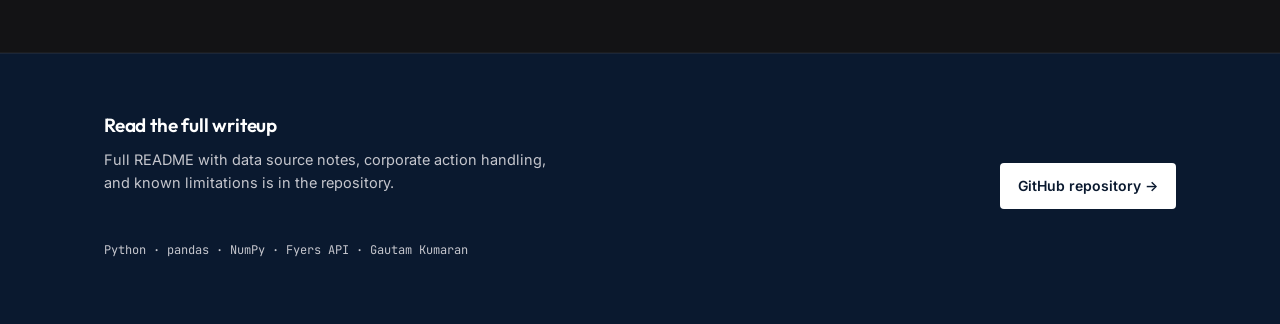
<file: Website/factor-hedge.html>
<!DOCTYPE html>

<html lang="en">
<head>
<meta charset="utf-8"/>
<meta content="width=device-width, initial-scale=1.0" name="viewport"/>
<title>Factor Regression and Hedge Research: Gautam Kumaran</title>
<link href="https://fonts.googleapis.com/css2?family=Outfit:wght@400;600;700&amp;family=Inter:wght@400;500;600&amp;family=JetBrains+Mono:wght@400;500&amp;display=swap" rel="stylesheet"/><style>
:root{--bg:#131315;--panel:#0f1b2d;--line:#2f3743;--text:#fff;--muted:#c5c6cd;--muted-2:#8f9097;--primary:#b9c7e4;--primary-container:#0a192f;--success:#10b981;--warning:#f59e0b}
*{box-sizing:border-box}html{scroll-behavior:smooth}body{margin:0;padding-top:64px;background:var(--bg);color:var(--text);font-family:'Inter',sans-serif;line-height:1.6;-webkit-font-smoothing:antialiased}h1,h2,h3{font-family:'Outfit',sans-serif;font-weight:600;letter-spacing:-.01em;margin:0}.mono{font-family:'JetBrains Mono',monospace}a{color:inherit}.wrap{max-width:1120px;margin:0 auto;padding:0 24px}
nav{position:fixed;top:0;left:0;width:100%;z-index:50;background:rgba(10,25,47,.86);backdrop-filter:blur(12px);border-bottom:1px solid rgba(68,71,77,.3)}nav .wrap{height:64px;display:flex;align-items:center;justify-content:space-between}.brand{font-family:'Outfit',sans-serif;font-weight:700;font-size:24px;color:#fff;text-decoration:none}.navlinks{display:flex;gap:32px;align-items:center;font-family:'JetBrains Mono',monospace;font-size:13px;color:var(--muted)}.navlinks a{text-decoration:none;transition:color .2s}.navlinks a:hover{color:var(--primary)}
header.hero{padding:80px 0 64px;border-bottom:1px solid rgba(68,71,77,.25);background:linear-gradient(180deg,rgba(10,25,47,.16),rgba(19,19,21,0))}.eyebrow-row{display:flex;align-items:center;gap:12px;margin-bottom:18px;flex-wrap:wrap}.eyebrow{font-family:'JetBrains Mono',monospace;font-size:12px;letter-spacing:.16em;text-transform:uppercase;color:var(--primary)}.status-pill{font-family:'JetBrains Mono',monospace;font-size:10px;color:var(--success);border:1px solid rgba(16,185,129,.35);background:rgba(16,185,129,.12);padding:4px 9px;border-radius:4px}h1.title{font-family:'Outfit',sans-serif;font-size:clamp(38px,5vw,56px);line-height:1.08;max-width:17ch;color:#fff}.dek{color:var(--muted);font-size:18px;max-width:64ch;margin-top:20px}.hero-actions{display:flex;gap:14px;margin-top:28px;flex-wrap:wrap}.btn{font-family:'Inter',sans-serif;font-size:14px;font-weight:600;text-decoration:none;padding:12px 18px;border-radius:4px;display:inline-flex;align-items:center;gap:8px;transition:opacity .2s,background .2s,border-color .2s}.btn-primary{background:#fff;color:var(--primary-container)}.btn-primary:hover{opacity:.9}.btn-ghost{border:1px solid var(--line);color:#fff;background:transparent}.btn-ghost:hover{background:rgba(255,255,255,.04);border-color:var(--primary)}
section{padding:64px 0;border-bottom:1px solid rgba(68,71,77,.2)}section:nth-of-type(even){background:#0e0e10}.kicker{font-family:'JetBrains Mono',monospace;font-size:12px;letter-spacing:.12em;text-transform:uppercase;color:var(--primary);margin-bottom:12px}h2.sec-title{font-family:'Outfit',sans-serif;font-size:clamp(26px,3vw,34px);max-width:26ch;margin-bottom:14px;color:#fff}.sec-sub{color:var(--muted);max-width:68ch;font-size:16px}
.grid3{display:grid;grid-template-columns:repeat(3,1fr);gap:24px;margin-top:36px}.card,.panel{background:rgba(10,25,47,.58);border:1px solid rgba(68,71,77,.42);border-radius:8px}.card{padding:28px}.card h3{font-family:'Outfit',sans-serif;font-size:20px;margin-bottom:10px;color:#fff}.card p{color:var(--muted);font-size:14.5px;margin:0}.card ul{margin:12px 0 0;padding-left:18px;color:var(--muted);font-size:14px}.card ul li{margin-bottom:5px}
.method-list{margin-top:40px;display:flex;flex-direction:column}.method-row{display:grid;grid-template-columns:60px 1fr;gap:22px;padding:28px 0;border-top:1px solid rgba(68,71,77,.35)}.method-row:last-child{border-bottom:1px solid rgba(68,71,77,.35)}.method-num{font-family:'JetBrains Mono',monospace;color:var(--primary);font-size:13px;padding-top:3px}.method-row h3{font-family:'Outfit',sans-serif;font-size:20px;margin-bottom:8px;color:#fff}.method-row p{color:var(--muted);font-size:14.5px;max-width:74ch;margin:0}.method-tag{display:inline-block;margin-top:12px;font-family:'JetBrains Mono',monospace;font-size:11px;color:var(--warning);background:rgba(245,158,11,.08);border:1px solid rgba(245,158,11,.3);padding:4px 9px;border-radius:4px}
.statband{display:grid;grid-template-columns:repeat(4,1fr);gap:1px;background:var(--line);border:1px solid var(--line);border-radius:8px;overflow:hidden;margin-top:40px}.stat{background:var(--primary-container);padding:26px 22px}.stat .num{font-family:'Outfit',sans-serif;font-size:30px;color:var(--primary);font-weight:600}.stat .lbl{font-family:'JetBrains Mono',monospace;font-size:11px;color:var(--muted);margin-top:7px}
.result-head{margin-bottom:14px;display:flex;align-items:flex-start;justify-content:space-between;gap:16px}.result-head h3{font-family:'Outfit',sans-serif;font-size:21px;color:#fff}.fig-tag{font-family:'JetBrains Mono',monospace;font-size:11px;color:var(--muted-2);display:block;margin-top:4px}.panel{padding:28px}.panel p{color:var(--muted);font-size:14.5px;margin:0 0 10px}.panel p:last-child{margin-bottom:0}.panel b{color:#fff}.num-inline{color:var(--primary);font-family:'JetBrains Mono',monospace}.num-inline.warn{color:var(--warning)}
.result-block{margin-top:48px}.result-block:first-child{margin-top:40px}
.help-btn{flex-shrink:0;width:26px;height:26px;border-radius:50%;border:1px solid var(--line);background:rgba(10,25,47,.5);color:var(--muted);font-family:'JetBrains Mono',monospace;font-size:13px;font-weight:600;cursor:pointer;display:flex;align-items:center;justify-content:center;transition:border-color .2s,color .2s}.help-btn:hover{border-color:var(--primary);color:var(--primary)}
.help-panel{display:none;margin-top:14px;padding:18px 20px;background:rgba(10,25,47,.4);border:1px solid rgba(68,71,77,.35);border-radius:6px}.help-panel.open{display:block}.help-panel dl{margin:0}.help-panel dt{font-family:'JetBrains Mono',monospace;font-size:12.5px;color:var(--primary);margin-top:12px}.help-panel dt:first-child{margin-top:0}.help-panel dd{margin:4px 0 0;font-size:13.5px;color:var(--muted);line-height:1.5}
table.datatable{border-collapse:separate;border-spacing:0;width:100%;font-family:'JetBrains Mono',monospace;font-size:13px;margin-top:6px}table.datatable th{color:var(--muted-2);font-weight:500;padding:10px 12px;text-align:left;border-bottom:1px solid rgba(68,71,77,.4)}table.datatable td{padding:10px 12px;text-align:left;color:#fff;border-bottom:1px solid rgba(68,71,77,.2)}table.datatable tr:last-child td{border-bottom:none}.table-caption{color:var(--muted-2);font-size:12px;margin-top:12px;font-family:'JetBrains Mono',monospace}
footer{padding:56px 0 64px;background:var(--primary-container);border-top:1px solid rgba(68,71,77,.3)}.footer-grid{display:flex;justify-content:space-between;align-items:flex-end;flex-wrap:wrap;gap:22px}.footer-note{color:var(--muted);font-size:12px;font-family:'JetBrains Mono',monospace;margin-top:32px}
@media(max-width:820px){body{padding-top:60px}nav .wrap{height:60px}.brand{font-size:20px}.navlinks{gap:16px;font-size:11px;overflow-x:auto}header.hero{padding:60px 0 48px}.grid3{grid-template-columns:1fr}.statband{grid-template-columns:repeat(2,1fr)}.method-row{grid-template-columns:36px 1fr}.wrap{padding:0 20px}}
.back-link{font-family:'JetBrains Mono',monospace;font-size:13px;font-weight:500;color:var(--primary);text-decoration:none}.back-link:hover{color:#fff}
</style></head>
<body>
<nav>
<div class="wrap"><a class="brand back-link" href="index.html">← Back</a>
<div class="navlinks">
<a href="#eli5">In plain terms</a>
<a href="#overview">Overview</a>
<a href="#method">Method</a>
<a href="#results">Results</a>
<a href="#conclusions">Conclusions</a>
</div>
</div>
</nav>
<header class="hero">
<div class="wrap">
<div class="eyebrow-row">
<span class="eyebrow">Independent Research · Quantitative Finance</span>
<span class="status-pill">● Completed</span>
</div>
<h1 class="title">Factor Regression and Hedge Research</h1>
<p class="dek">Estimating market and sector betas for three NSE stocks, and checking whether a beta-sized Nifty futures position actually works as a hedge.</p>
<div class="hero-actions">
<a class="btn btn-primary" href="https://github.com/Gautam-Kumaran/Factor-Regression-Hedge-Research" rel="noopener noreferrer" target="_blank">View source on GitHub →</a>
<a class="btn btn-ghost" href="#conclusions">Jump to conclusions</a>
</div>
</div>
</header>
<section id="eli5">
<div class="wrap">
<div class="kicker">In plain terms</div>
<h2 class="sec-title">What this project is actually asking</h2>
<div class="panel" style="margin-top:24px;">
<p style="font-size:15.5px;">If you own a stock and the whole market drops, your stock usually drops too, just because it's part of the market. A "hedge" is a separate bet, in the opposite direction, sized so that market-wide move gets cancelled out. The sizing number is called beta: how much the stock tends to move for every 1% the market moves. Each stock's single-factor beta below is measured against Nifty 50, the market itself.</p>
<p style="font-size:15.5px;">This project asks two things. <b>First:</b> for three NSE stocks, how much of their daily movement actually comes from the broad market versus their own sector index? <b>Second:</b> if you built a hedge sized off that market beta, what would it actually buy you?</p>
<p style="font-size:15.5px; margin-bottom:0;">The answer to the second question turned out to be the more interesting one: a hedge like this cancels out both gains and losses in roughly equal proportion, not just the losses. That makes it a tool for managing risk, not a way to make money on its own, and the project ends up being as much about that distinction as about the regression itself.</p>
</div>
</div>
</section>
<section id="overview">
<div class="wrap">
<div class="kicker">Overview</div>
<h2 class="sec-title">CAPM betas, sector betas, and what each is actually good for</h2>
<p class="sec-sub">Three NSE stocks were regressed against Nifty 50 alone, then against Nifty 50 and their own sector index together, to see how much of each stock's return market and sector separately explain, and which one a Nifty futures hedge should actually be sized on.</p>
<div class="grid3">
<div class="card">
<h3>The problem</h3>
<p>Does a stock's daily return come mostly from the broad market, or mostly from its sector? And does a Nifty-sized hedge actually make sense given the answer?</p>
</div>
<div class="card">
<h3>What was built</h3>
<p>A Fyers-based data pipeline, hand-rolled OLS (no statsmodels), and a full diagnostic suite: standard errors, t-stats, R², VIF, and condition number.</p>
</div>
<div class="card">
<h3>Universe</h3>
<p>HDFCBANK, TATASTEEL, HINDUNILVR against Nifty 50, Nifty Bank, Nifty Metal, and Nifty FMCG.</p>
<ul>
<li>Daily log returns, 2024-01-01 to 2026-07-01</li>
</ul>
</div>
</div>
<div class="statband">
<div class="stat"><div class="num">3</div><div class="lbl">STOCKS, EACH WITH A SECTOR PAIR</div></div>
<div class="stat"><div class="num">618</div><div class="lbl">TRADING DAYS PER SERIES</div></div>
<div class="stat"><div class="num">1 &amp; 2</div><div class="lbl">FACTOR REGRESSION VARIANTS</div></div>
<div class="stat"><div class="num">5</div><div class="lbl">DIAGNOSTICS COMPUTED BY HAND</div></div>
</div>
</div>
</section>
<section id="method">
<div class="wrap">
<div class="kicker">Methodology</div>
<h2 class="sec-title">From raw prices to a hedge ratio</h2>
<p class="sec-sub">Python, using pandas, NumPy, and the Fyers API. OLS, standard errors, and diagnostics were all implemented from the normal equations rather than pulled from statsmodels.</p>
<div class="method-list">
<div class="method-row">
<div class="method-num">01</div>
<div>
<h3>Data source: NSE bhavcopy to Fyers</h3>
<p>Data collection started on NSE bhavcopy archives, then moved to the Fyers API partway through. Betas on Fyers data matched the original bhavcopy betas closely, confirming the migration didn't introduce errors. Fyers auth runs on a token rather than IP, and its OHLCV history skips bhavcopy's index-naming quirks.</p>
</div>
</div>
<div class="method-row">
<div class="method-num">02</div>
<div>
<h3>Corporate action handling</h3>
<p>HDFCBANK's 1:1 bonus (ex-date 2025-08-26) gets auto-adjusted by Fyers. HINDUNILVR's demerger (ex-date 2025-12-05) isn't adjusted, so the ~-3.44% drop across that date stays in the data, since it reflects a real transfer of value out of the stock rather than a data error.</p>
</div>
</div>
<div class="method-row">
<div class="method-num">03</div>
<div>
<h3>Single and two-factor OLS, from the normal equations</h3>
<p>Each stock was regressed against Nifty 50 alone, then against Nifty 50 and its own sector index together. Beta, residuals, and fitted values all come from solving (XᵀX)β = XᵀY directly with NumPy, rather than a regression library.</p>
</div>
</div>
<div class="method-row">
<div class="method-num">04</div>
<div>
<h3>Diagnostics: SE, t-stats, R², VIF, condition number</h3>
<p>Standard errors come from σ²(XᵀX)⁻¹, t-stats from beta divided by SE, VIF from regressing each factor on the others and applying 1/(1−R²), and condition number from the eigenvalues of XᵀX. All five were built from scratch to check exactly how reliable each regression's coefficients were, not just what they were.</p>
<span class="method-tag">Two factors are correlated by construction: these stocks are large weights in their own sector indices</span>
</div>
</div>
</div>
</div>
</section>
<section id="results">
<div class="wrap">
<div class="kicker">Results</div>
<h2 class="sec-title">Sector explains most of it, market mostly doesn't</h2>
<p class="sec-sub">Single-factor betas are clean estimates against Nifty 50 (market) alone, and are the right input for a Nifty hedge. The two-factor regression shows why: sector, not market, is doing the real work for two of the three stocks.</p>
<div class="result-block">
<div class="result-head">
<h3>Single-factor (CAPM) betas against the market</h3>
<button class="help-btn" data-help="help-beta" type="button">?</button>
</div>
<div class="panel">
<div class="help-panel" id="help-beta">
<dl>
<dt>Beta</dt><dd>How much the stock moves for every 1% the market moves. Above 1 means more volatile than the market, below 1 means less.</dd>
<dt>SE (standard error)</dt><dd>How much this beta would wobble if re-estimated on a different sample. Smaller is more precise.</dd>
<dt>t-stat</dt><dd>Beta divided by SE. Above roughly 2 in magnitude means the beta is statistically distinguishable from zero.</dd>
<dt>R²</dt><dd>Share of the stock's daily return variance explained by the market alone. Higher means the market matters more for this stock.</dd>
</dl>
</div>
<table class="datatable">
<tr><th>Stock</th><th>Beta</th><th>SE</th><th>t-stat</th><th>R²</th></tr>
<tr><td>HDFCBANK</td><td>1.056</td><td>0.0433</td><td>24.40</td><td>0.491</td></tr>
<tr><td>TATASTEEL</td><td>1.354</td><td>0.0657</td><td>20.61</td><td>0.408</td></tr>
<tr><td>HINDUNILVR</td><td>0.447</td><td>0.0557</td><td>8.03</td><td>0.095</td></tr>
</table>
<p style="margin-top:16px;">TATASTEEL's beta is significantly higher than HDFCBANK's, with t ≈ <b class="num-inline">3.79</b> on the difference. HINDUNILVR's beta sits confidently below 1, with t ≈ <b class="num-inline">9.93</b> on the distance from 1.</p>
</div>
</div>
<div class="result-block">
<div class="result-head">
<h3>Two-factor regression: sector dominates for two of three stocks</h3>
<button class="help-btn" data-help="help-twofactor" type="button">?</button>
</div>
<div class="panel">
<div class="help-panel" id="help-twofactor">
<dl>
<dt>β market / β sector</dt><dd>Each factor's coefficient, holding the other constant. Not directly comparable to the single-factor beta above, since each now reflects only the independent effect of that factor.</dd>
<dt>t market / t sector</dt><dd>Same idea as single-factor t-stats. Below ~2 in magnitude means that factor isn't adding statistically distinguishable explanatory power once the other factor is included.</dd>
<dt>R²</dt><dd>Share of variance explained by market and sector together.</dd>
<dt>VIF</dt><dd>How much a coefficient's uncertainty is inflated by overlap with the other regressor. Below 5 is usually fine, above 10 is a common concern threshold.</dd>
<dt>Condition number</dt><dd>A single measure of how unstable the regression's matrix math is overall. Above roughly 30 is a common concern threshold.</dd>
</dl>
</div>
<table class="datatable">
<tr><th>Stock</th><th>β market</th><th>β sector</th><th>t market</th><th>t sector</th><th>R²</th><th>VIF</th><th>Cond #</th></tr>
<tr><td>HDFCBANK</td><td>-0.042</td><td>1.030</td><td>-0.55</td><td>16.43</td><td>0.647</td><td>4.42</td><td>304.6</td></tr>
<tr><td>TATASTEEL</td><td>-0.056</td><td>1.071</td><td>-1.01</td><td>35.42</td><td>0.805</td><td>2.11</td><td>181.9</td></tr>
<tr><td>HINDUNILVR</td><td>-0.253</td><td>1.203</td><td><b class="num-inline warn">-5.50</b></td><td>26.81</td><td>0.583</td><td>1.48</td><td>173.0</td></tr>
</table>
<p style="margin-top:16px;">HDFCBANK and TATASTEEL's market coefficients both sit below |t|=2 once sector is in the model. Sector is carrying almost the entire regression, and the small negative market coefficient is what shows up when two correlated regressors compete for the same variance.</p>
<p>HINDUNILVR breaks that pattern. Its market coefficient stays significant (t = -5.50) even with sector included, meaning its low single-factor beta is really two effects netting out: strong positive co-movement with its sector, plus a separate, real pull against the broad market.</p>
</div>
</div>
<div class="result-block">
<div class="result-head">
<h3>VIF and condition number disagree</h3>
<button class="help-btn" data-help="help-vifcond" type="button">?</button>
</div>
<div class="panel">
<div class="help-panel" id="help-vifcond">
<dl>
<dt>Why they can disagree</dt><dd>VIF checks each regressor against the others one at a time. Condition number looks at the whole design matrix at once, including the constant term, so it can flag instability VIF misses.</dd>
<dt>Rule of thumb</dt><dd>VIF above 5–10, or condition number above roughly 30, are the usual thresholds worth treating as a caution flag.</dd>
</dl>
</div>
<p>VIF (4.42, 2.11, 1.48) stayed under the usual 5–10 concern range for all three stocks. Condition numbers told a different story, all sitting above <b class="num-inline warn">170</b> against a typical threshold of around 30. These two diagnostics measure related but distinct things.</p>
</div>
</div>
</div>
</section>
<section id="conclusions">
<div class="wrap">
<div class="kicker">Conclusions</div>
<h2 class="sec-title">A hedge is a risk tool, not a strategy</h2>
<div class="grid3">
<div class="card">
<h3>Sector drives HDFCBANK and TATASTEEL</h3>
<p>Once sector is in the regression, market adds nothing statistically for these two stocks. A sector-instrument hedge (Bank Nifty, Nifty Metal) would likely outperform a Nifty hedge for them, though that wasn't built here, since it targets a different underlying instrument.</p>
</div>
<div class="card">
<h3>HINDUNILVR is a real exception</h3>
<p>Its market sensitivity is real, not a multicollinearity artifact, and nets two offsetting effects rather than reflecting one weak relationship. Its hedge ratio is correct for Nifty, but the exposure underneath it is less simple than the number alone suggests.</p>
</div>
<div class="card">
<h3>A full hedge removes upside with downside</h3>
<p>At R² of 0.58–0.80, a beta-sized hedge cuts a large share of both gains and losses. It has no edge built in, useful for isolating a stock-specific view or cutting volatility, but not for generating returns on its own.</p>
</div>
</div>
</div>
</section>
<footer>
<div class="wrap">
<div class="footer-grid">
<div>
<h3 style="font-size:19px;">Read the full writeup</h3>
<p style="color:var(--muted); max-width:50ch; margin-top:8px; font-size:14.5px;">Full README with data source notes, corporate action handling, and known limitations is in the repository.</p>
</div>
<div class="hero-actions">
<a class="btn btn-primary" href="https://github.com/Gautam-Kumaran/Factor-Regression-Hedge-Research" rel="noopener noreferrer" target="_blank">GitHub repository →</a>
</div>
</div>
<div class="footer-note">Python · pandas · NumPy · Fyers API · Gautam Kumaran</div>
</div>
</footer>
<script>
document.querySelectorAll('.help-btn').forEach(function(btn){
  btn.addEventListener('click', function(){
    var panel = document.getElementById(btn.getAttribute('data-help'));
    if(panel){ panel.classList.toggle('open'); }
  });
});
</script>
</body>
</html>
</file>
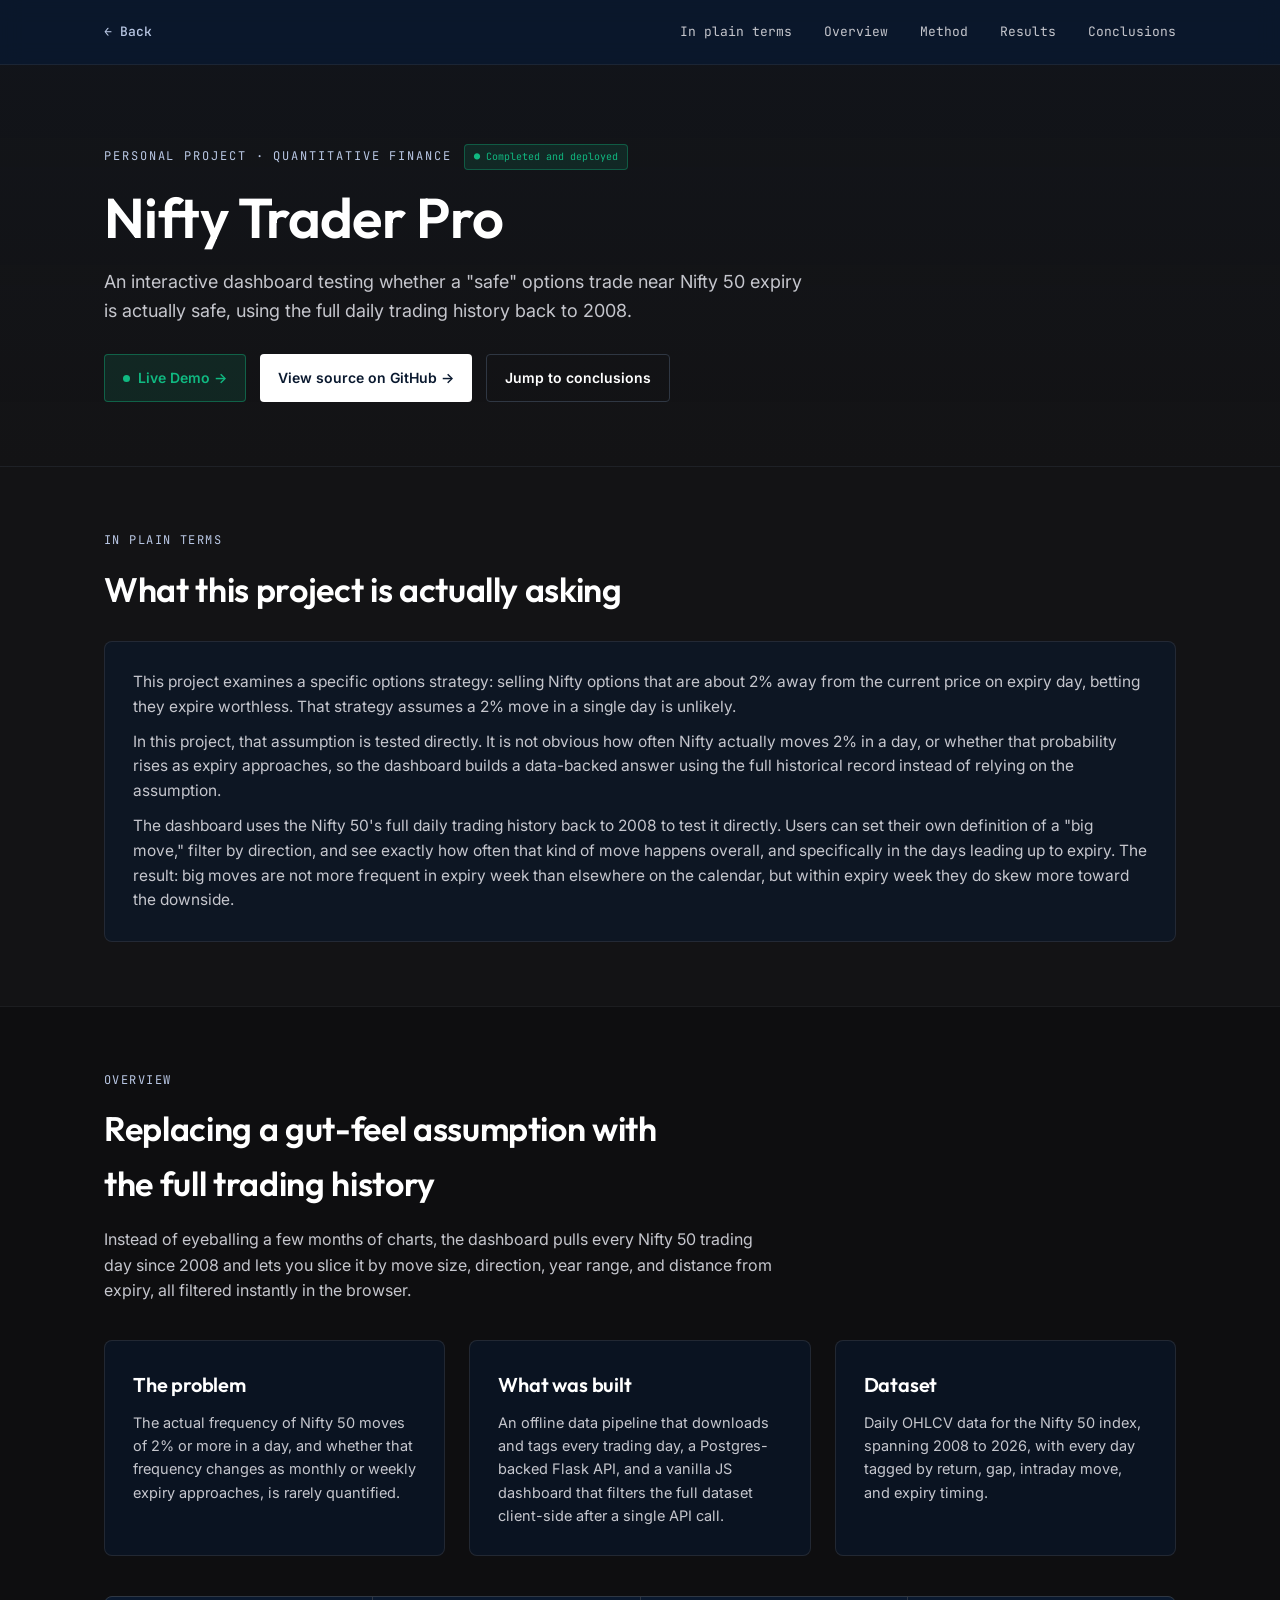
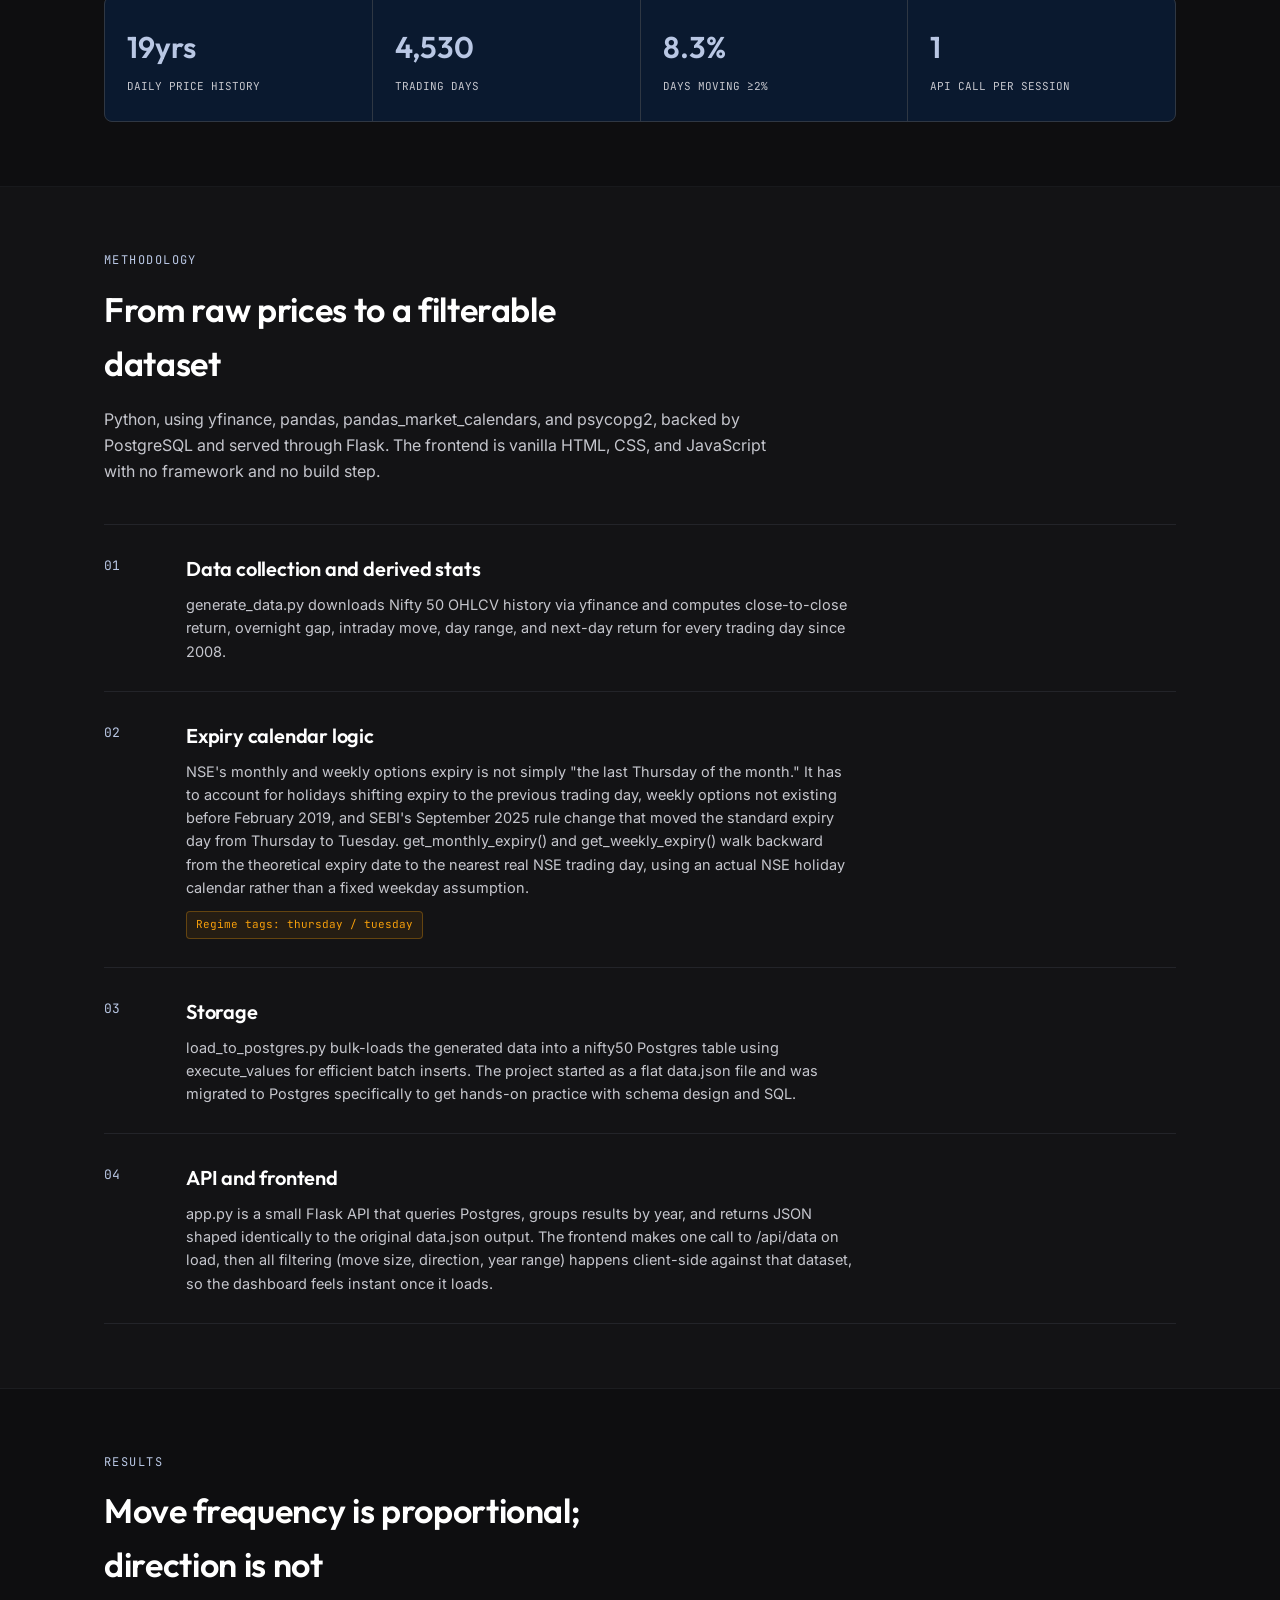
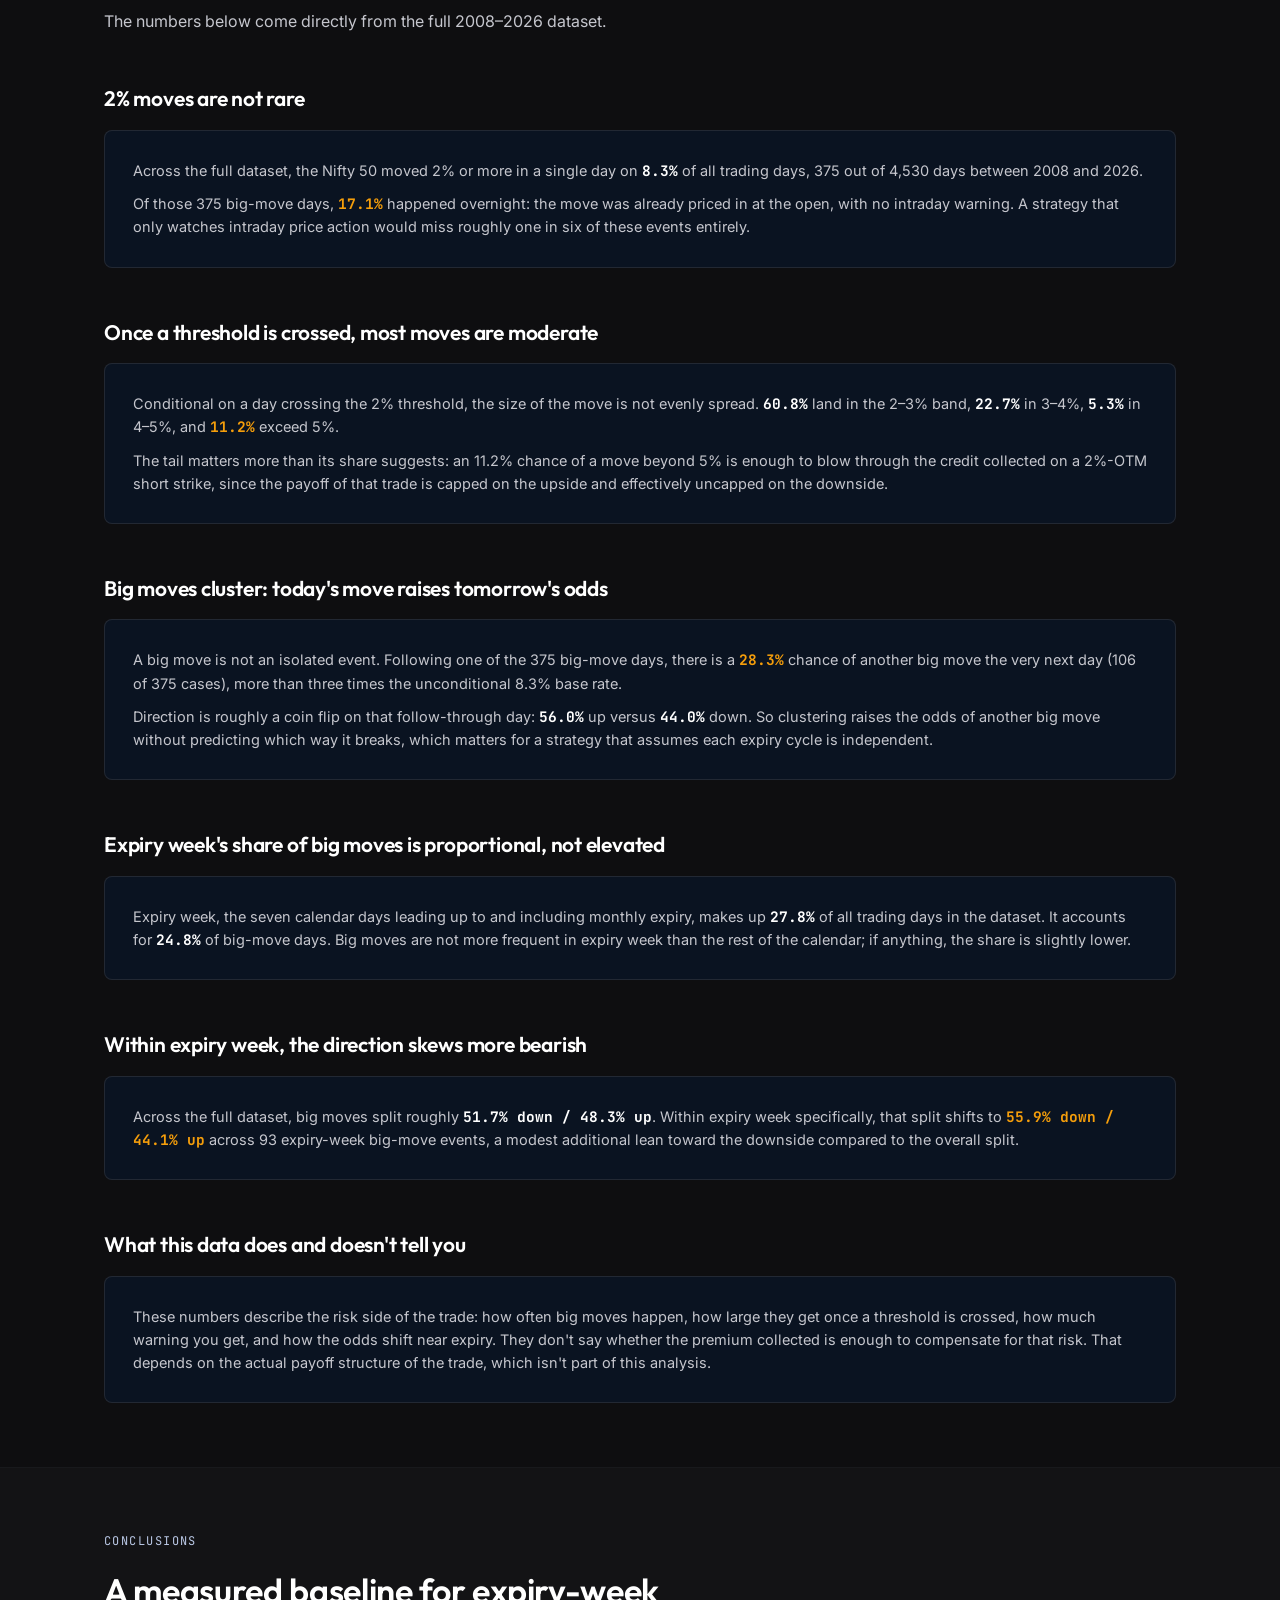
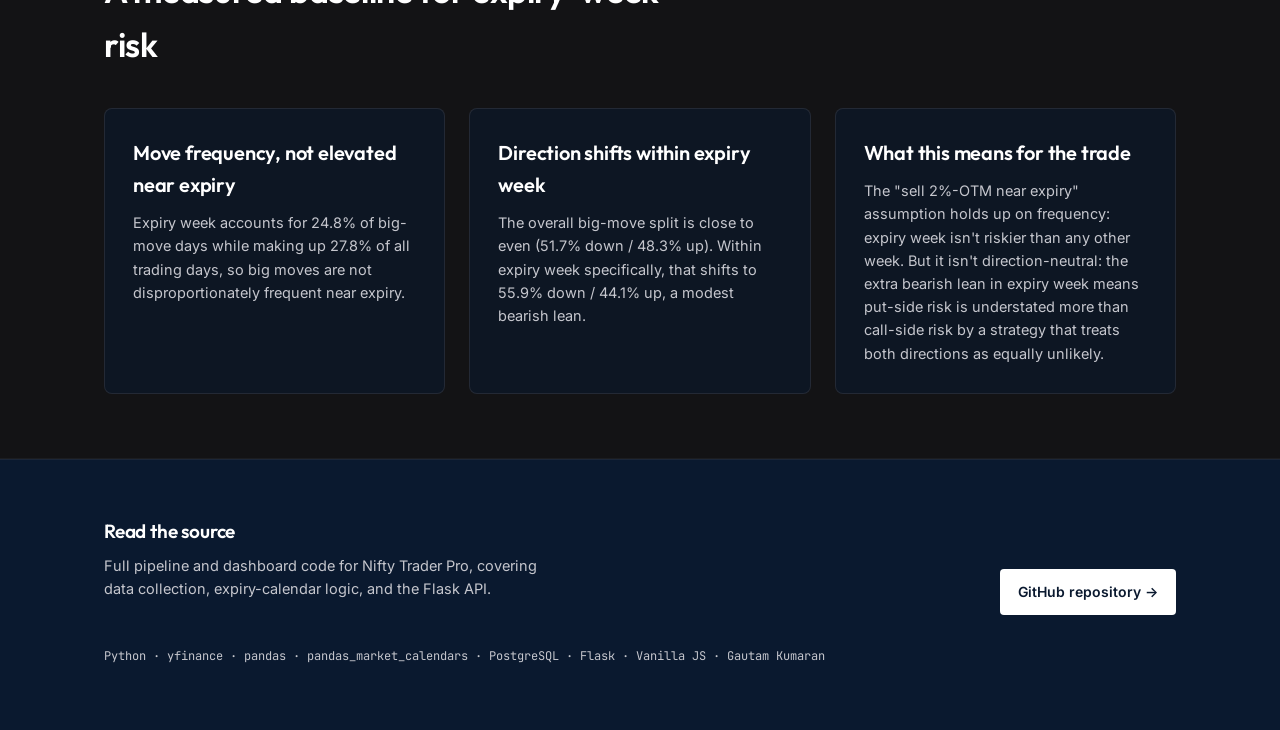
<file: Website/nifty-volatility.html>
<!DOCTYPE html>

<html lang="en">
<head>
<meta charset="utf-8"/>
<meta content="width=device-width, initial-scale=1.0" name="viewport"/>
<title>Nifty Trader Pro: Gautam Kumaran</title>
<link href="https://fonts.googleapis.com/css2?family=Outfit:wght@400;600;700&amp;family=Inter:wght@400;500;600&amp;family=JetBrains+Mono:wght@400;500&amp;display=swap" rel="stylesheet"/><style>
:root{--bg:#131315;--panel:#0f1b2d;--line:#2f3743;--text:#fff;--muted:#c5c6cd;--muted-2:#8f9097;--primary:#b9c7e4;--primary-container:#0a192f;--success:#10b981;--warning:#f59e0b}
*{box-sizing:border-box}html{scroll-behavior:smooth}body{margin:0;padding-top:64px;background:var(--bg);color:var(--text);font-family:'Inter',sans-serif;line-height:1.6;-webkit-font-smoothing:antialiased}h1,h2,h3{font-family:'Outfit',sans-serif;font-weight:600;letter-spacing:-.01em;margin:0}.mono{font-family:'JetBrains Mono',monospace}a{color:inherit}.wrap{max-width:1120px;margin:0 auto;padding:0 24px}
nav{position:fixed;top:0;left:0;width:100%;z-index:50;background:rgba(10,25,47,.86);backdrop-filter:blur(12px);border-bottom:1px solid rgba(68,71,77,.3)}nav .wrap{height:64px;display:flex;align-items:center;justify-content:space-between}.brand{font-family:'Outfit',sans-serif;font-weight:700;font-size:24px;color:#fff;text-decoration:none}.navlinks{display:flex;gap:32px;align-items:center;font-family:'JetBrains Mono',monospace;font-size:13px;color:var(--muted)}.navlinks a{text-decoration:none;transition:color .2s}.navlinks a:hover{color:var(--primary)}
header.hero{padding:80px 0 64px;border-bottom:1px solid rgba(68,71,77,.25);background:linear-gradient(180deg,rgba(10,25,47,.16),rgba(19,19,21,0))}.eyebrow-row{display:flex;align-items:center;gap:12px;margin-bottom:18px;flex-wrap:wrap}.eyebrow{font-family:'JetBrains Mono',monospace;font-size:12px;letter-spacing:.16em;text-transform:uppercase;color:var(--primary)}.status-pill{font-family:'JetBrains Mono',monospace;font-size:10px;color:var(--success);border:1px solid rgba(16,185,129,.35);background:rgba(16,185,129,.12);padding:4px 9px;border-radius:4px}h1.title{font-family:'Outfit',sans-serif;font-size:clamp(38px,5vw,56px);line-height:1.08;max-width:17ch;color:#fff}.dek{color:var(--muted);font-size:18px;max-width:64ch;margin-top:20px}.hero-actions{display:flex;gap:14px;margin-top:28px;flex-wrap:wrap}.btn{font-family:'Inter',sans-serif;font-size:14px;font-weight:600;text-decoration:none;padding:12px 18px;border-radius:4px;display:inline-flex;align-items:center;gap:8px;transition:opacity .2s,background .2s,border-color .2s}.btn-primary{background:#fff;color:var(--primary-container)}.btn-primary:hover{opacity:.9}.btn-ghost{border:1px solid var(--line);color:#fff;background:transparent}.btn-ghost:hover{background:rgba(255,255,255,.04);border-color:var(--primary)}.btn-live{background:rgba(16,185,129,.12);color:var(--success);border:1px solid rgba(16,185,129,.4)}.btn-live:hover{background:rgba(16,185,129,.2);border-color:rgba(16,185,129,.6)}.btn-live .dot{width:7px;height:7px;border-radius:50%;background:var(--success);animation:live-pulse 2s infinite}@keyframes live-pulse{0%,100%{opacity:1}50%{opacity:.35}}
section{padding:64px 0;border-bottom:1px solid rgba(68,71,77,.2)}section:nth-of-type(even){background:#0e0e10}.kicker{font-family:'JetBrains Mono',monospace;font-size:12px;letter-spacing:.12em;text-transform:uppercase;color:var(--primary);margin-bottom:12px}h2.sec-title{font-family:'Outfit',sans-serif;font-size:clamp(26px,3vw,34px);max-width:26ch;margin-bottom:14px;color:#fff}.sec-sub{color:var(--muted);max-width:68ch;font-size:16px}
.grid3{display:grid;grid-template-columns:repeat(3,1fr);gap:24px;margin-top:36px}.card,.panel{background:rgba(10,25,47,.58);border:1px solid rgba(68,71,77,.42);border-radius:8px}.card{padding:28px}.card h3{font-family:'Outfit',sans-serif;font-size:20px;margin-bottom:10px;color:#fff}.card p{color:var(--muted);font-size:14.5px;margin:0}.card ul{margin:12px 0 0;padding-left:18px;color:var(--muted);font-size:14px}.card ul li{margin-bottom:5px}
.method-list{margin-top:40px;display:flex;flex-direction:column}.method-row{display:grid;grid-template-columns:60px 1fr;gap:22px;padding:28px 0;border-top:1px solid rgba(68,71,77,.35)}.method-row:last-child{border-bottom:1px solid rgba(68,71,77,.35)}.method-num{font-family:'JetBrains Mono',monospace;color:var(--primary);font-size:13px;padding-top:3px}.method-row h3{font-family:'Outfit',sans-serif;font-size:20px;margin-bottom:8px;color:#fff}.method-row p{color:var(--muted);font-size:14.5px;max-width:74ch;margin:0}.method-tag{display:inline-block;margin-top:12px;font-family:'JetBrains Mono',monospace;font-size:11px;color:var(--warning);background:rgba(245,158,11,.08);border:1px solid rgba(245,158,11,.3);padding:4px 9px;border-radius:4px}
.statband{display:grid;grid-template-columns:repeat(4,1fr);gap:1px;background:var(--line);border:1px solid var(--line);border-radius:8px;overflow:hidden;margin-top:40px}.stat{background:var(--primary-container);padding:26px 22px}.stat .num{font-family:'Outfit',sans-serif;font-size:30px;color:var(--primary);font-weight:600}.stat .lbl{font-family:'JetBrains Mono',monospace;font-size:11px;color:var(--muted);margin-top:7px}
.result-block{margin-top:48px}.result-block:first-child{margin-top:40px}.result-head{margin-bottom:14px}.result-head h3{font-family:'Outfit',sans-serif;font-size:21px;color:#fff}.fig-tag{font-family:'JetBrains Mono',monospace;font-size:11px;color:var(--muted-2);display:block;margin-top:4px}.panel{padding:28px}.panel p{color:var(--muted);font-size:14.5px;margin:0 0 10px}.panel p:last-child{margin-bottom:0}.panel b{color:#fff}.num-inline{color:var(--primary);font-family:'JetBrains Mono',monospace}.num-inline.warn{color:var(--warning)}
table.heat{border-collapse:separate;border-spacing:4px;width:100%;font-family:'JetBrains Mono',monospace;font-size:12.5px;margin-top:6px}table.heat th{color:var(--muted-2);font-weight:500;padding:7px 4px;text-align:center}table.heat td{padding:10px 6px;text-align:center;border-radius:4px;color:#06110f;font-weight:600}.table-caption{color:var(--muted-2);font-size:12px;margin-top:12px;font-family:'JetBrains Mono',monospace}
footer{padding:56px 0 64px;background:var(--primary-container);border-top:1px solid rgba(68,71,77,.3)}.footer-grid{display:flex;justify-content:space-between;align-items:flex-end;flex-wrap:wrap;gap:22px}.footer-note{color:var(--muted);font-size:12px;font-family:'JetBrains Mono',monospace;margin-top:32px}
@media(max-width:820px){body{padding-top:60px}nav .wrap{height:60px}.brand{font-size:20px}.navlinks{gap:16px;font-size:11px;overflow-x:auto}header.hero{padding:60px 0 48px}.grid3{grid-template-columns:1fr}.statband{grid-template-columns:repeat(2,1fr)}.method-row{grid-template-columns:36px 1fr}.wrap{padding:0 20px}}

.back-link{
  font-family:'JetBrains Mono',monospace;
  font-size:13px;
  font-weight:500;
  color:var(--primary);
  text-decoration:none;
}
.back-link:hover{color:#fff;}
</style></head>
<body>
<nav> 
<div class="wrap"><a class="brand back-link" href="index.html">← Back</a>

<div class="navlinks">
<a href="#eli5">In plain terms</a>
<a href="#overview">Overview</a>
<a href="#method">Method</a>
<a href="#results">Results</a>
<a href="#conclusions">Conclusions</a>
</div>
</div>
</nav>
<header class="hero">
<div class="wrap">
<div class="eyebrow-row">
<span class="eyebrow">Personal Project · Quantitative Finance</span>
<span class="status-pill">● Completed and deployed</span>
</div>
<h1 class="title">Nifty Trader Pro</h1>
<p class="dek">An interactive dashboard testing whether a "safe" options trade near Nifty 50 expiry is actually safe, using the full daily trading history back to 2008.</p>
<div class="hero-actions">
<a class="btn btn-live" href="loading.html?target=https%3A%2F%2Fnifty50-returns-analysis.onrender.com%2F" rel="noopener noreferrer" target="_blank"><span class="dot"></span>Live Demo →</a>
<a class="btn btn-primary" href="https://github.com/Gautam-Kumaran/Nifty50-Returns-analysis" rel="noopener noreferrer" target="_blank">View source on GitHub →</a>
<a class="btn btn-ghost" href="#conclusions">Jump to conclusions</a>
</div>
</div>
</header>
<section id="eli5">
<div class="wrap">
<div class="kicker">In plain terms</div>
<h2 class="sec-title">What this project is actually asking</h2>
<div class="panel" style="margin-top:24px;">
<p style="font-size:15.5px;">This project examines a specific options strategy: selling Nifty options that are about 2% away from the current price on expiry day, betting they expire worthless. That strategy assumes a 2% move in a single day is unlikely.</p>
<p style="font-size:15.5px;">In this project, that assumption is tested directly. It is not obvious how often Nifty actually moves 2% in a day, or whether that probability rises as expiry approaches, so the dashboard builds a data-backed answer using the full historical record instead of relying on the assumption.</p>
<p style="font-size:15.5px; margin-bottom:0;">The dashboard uses the Nifty 50's full daily trading history back to 2008 to test it directly. Users can set their own definition of a "big move," filter by direction, and see exactly how often that kind of move happens overall, and specifically in the days leading up to expiry. The result: big moves are not more frequent in expiry week than elsewhere on the calendar, but within expiry week they do skew more toward the downside.</p>
</div>
</div>
</section>
<section id="overview">
<div class="wrap">
<div class="kicker">Overview</div>
<h2 class="sec-title">Replacing a gut-feel assumption with the full trading history</h2>
<p class="sec-sub">Instead of eyeballing a few months of charts, the dashboard pulls every Nifty 50 trading day since 2008 and lets you slice it by move size, direction, year range, and distance from expiry, all filtered instantly in the browser.</p>
<div class="grid3">
<div class="card">
<h3>The problem</h3>
<p>The actual frequency of Nifty 50 moves of 2% or more in a day, and whether that frequency changes as monthly or weekly expiry approaches, is rarely quantified.</p>
</div>
<div class="card">
<h3>What was built</h3>
<p>An offline data pipeline that downloads and tags every trading day, a Postgres-backed Flask API, and a vanilla JS dashboard that filters the full dataset client-side after a single API call.</p>
</div>
<div class="card">
<h3>Dataset</h3>
<p>Daily OHLCV data for the Nifty 50 index, spanning 2008 to 2026, with every day tagged by return, gap, intraday move, and expiry timing.</p>
</div>
</div>
<div class="statband">
<div class="stat"><div class="num">19yrs</div><div class="lbl">DAILY PRICE HISTORY</div></div>
<div class="stat"><div class="num">4,530</div><div class="lbl">TRADING DAYS</div></div>
<div class="stat"><div class="num">8.3%</div><div class="lbl">DAYS MOVING ≥2%</div></div>
<div class="stat"><div class="num">1</div><div class="lbl">API CALL PER SESSION</div></div>
</div>
</div>
</section>
<section id="method">
<div class="wrap">
<div class="kicker">Methodology</div>
<h2 class="sec-title">From raw prices to a filterable dataset</h2>
<p class="sec-sub">Python, using yfinance, pandas, pandas_market_calendars, and psycopg2, backed by PostgreSQL and served through Flask. The frontend is vanilla HTML, CSS, and JavaScript with no framework and no build step.</p>
<div class="method-list">
<div class="method-row">
<div class="method-num">01</div>
<div>
<h3>Data collection and derived stats</h3>
<p>generate_data.py downloads Nifty 50 OHLCV history via yfinance and computes close-to-close return, overnight gap, intraday move, day range, and next-day return for every trading day since 2008.</p>
</div>
</div>
<div class="method-row">
<div class="method-num">02</div>
<div>
<h3>Expiry calendar logic</h3>
<p>NSE's monthly and weekly options expiry is not simply "the last Thursday of the month." It has to account for holidays shifting expiry to the previous trading day, weekly options not existing before February 2019, and SEBI's September 2025 rule change that moved the standard expiry day from Thursday to Tuesday. get_monthly_expiry() and get_weekly_expiry() walk backward from the theoretical expiry date to the nearest real NSE trading day, using an actual NSE holiday calendar rather than a fixed weekday assumption.</p>
<span class="method-tag">Regime tags: thursday / tuesday</span>
</div>
</div>
<div class="method-row">
<div class="method-num">03</div>
<div>
<h3>Storage</h3>
<p>load_to_postgres.py bulk-loads the generated data into a nifty50 Postgres table using execute_values for efficient batch inserts. The project started as a flat data.json file and was migrated to Postgres specifically to get hands-on practice with schema design and SQL.</p>
</div>
</div>
<div class="method-row">
<div class="method-num">04</div>
<div>
<h3>API and frontend</h3>
<p>app.py is a small Flask API that queries Postgres, groups results by year, and returns JSON shaped identically to the original data.json output. The frontend makes one call to /api/data on load, then all filtering (move size, direction, year range) happens client-side against that dataset, so the dashboard feels instant once it loads.</p>
</div>
</div>
</div>
</div>
</section>
<section id="results">
<div class="wrap">
<div class="kicker">Results</div>
<h2 class="sec-title">Move frequency is proportional; direction is not</h2>
<p class="sec-sub">The numbers below come directly from the full 2008–2026 dataset.</p>
<div class="result-block">
<div class="result-head">
<h3>2% moves are not rare</h3>
</div>
<div class="panel">
<p>Across the full dataset, the Nifty 50 moved 2% or more in a single day on <b class="num-inline">8.3%</b> of all trading days, 375 out of 4,530 days between 2008 and 2026.</p>
<p>Of those 375 big-move days, <b class="num-inline warn">17.1%</b> happened overnight: the move was already priced in at the open, with no intraday warning. A strategy that only watches intraday price action would miss roughly one in six of these events entirely.</p>
</div>
</div>
<div class="result-block">
<div class="result-head">
<h3>Once a threshold is crossed, most moves are moderate</h3>
</div>
<div class="panel">
<p>Conditional on a day crossing the 2% threshold, the size of the move is not evenly spread. <b class="num-inline">60.8%</b> land in the 2–3% band, <b class="num-inline">22.7%</b> in 3–4%, <b class="num-inline">5.3%</b> in 4–5%, and <b class="num-inline warn">11.2%</b> exceed 5%.</p>
<p>The tail matters more than its share suggests: an 11.2% chance of a move beyond 5% is enough to blow through the credit collected on a 2%-OTM short strike, since the payoff of that trade is capped on the upside and effectively uncapped on the downside.</p>
</div>
</div>
<div class="result-block">
<div class="result-head">
<h3>Big moves cluster: today's move raises tomorrow's odds</h3>
</div>
<div class="panel">
<p>A big move is not an isolated event. Following one of the 375 big-move days, there is a <b class="num-inline warn">28.3%</b> chance of another big move the very next day (106 of 375 cases), more than three times the unconditional 8.3% base rate.</p>
<p>Direction is roughly a coin flip on that follow-through day: <b class="num-inline">56.0%</b> up versus <b class="num-inline">44.0%</b> down. So clustering raises the odds of another big move without predicting which way it breaks, which matters for a strategy that assumes each expiry cycle is independent.</p>
</div>
</div>
<div class="result-block">
<div class="result-head">
<h3>Expiry week's share of big moves is proportional, not elevated</h3>
</div>
<div class="panel">
<p>Expiry week, the seven calendar days leading up to and including monthly expiry, makes up <b class="num-inline">27.8%</b> of all trading days in the dataset. It accounts for <b class="num-inline">24.8%</b> of big-move days. Big moves are not more frequent in expiry week than the rest of the calendar; if anything, the share is slightly lower.</p>
</div>
</div>
<div class="result-block">
<div class="result-head">
<h3>Within expiry week, the direction skews more bearish</h3>
</div>
<div class="panel">
<p>Across the full dataset, big moves split roughly <b class="num-inline">51.7% down / 48.3% up</b>. Within expiry week specifically, that split shifts to <b class="num-inline warn">55.9% down / 44.1% up</b> across 93 expiry-week big-move events, a modest additional lean toward the downside compared to the overall split.</p>
</div>
</div>
<div class="result-block">
<div class="result-head">
<h3>What this data does and doesn't tell you</h3>
</div>
<div class="panel">
<p>These numbers describe the risk side of the trade: how often big moves happen, how large they get once a threshold is crossed, how much warning you get, and how the odds shift near expiry. They don't say whether the premium collected is enough to compensate for that risk. That depends on the actual payoff structure of the trade, which isn't part of this analysis.</p>
</div>
</div>
</div>
</section>
<section id="conclusions">
<div class="wrap">
<div class="kicker">Conclusions</div>
<h2 class="sec-title">A measured baseline for expiry-week risk</h2>
<div class="grid3">
<div class="card">
<h3>Move frequency, not elevated near expiry</h3>
<p>Expiry week accounts for 24.8% of big-move days while making up 27.8% of all trading days, so big moves are not disproportionately frequent near expiry.</p>
</div>
<div class="card">
<h3>Direction shifts within expiry week</h3>
<p>The overall big-move split is close to even (51.7% down / 48.3% up). Within expiry week specifically, that shifts to 55.9% down / 44.1% up, a modest bearish lean.</p>
</div>
<div class="card">
<h3>What this means for the trade</h3>
<p>The "sell 2%-OTM near expiry" assumption holds up on frequency: expiry week isn't riskier than any other week. But it isn't direction-neutral: the extra bearish lean in expiry week means put-side risk is understated more than call-side risk by a strategy that treats both directions as equally unlikely.</p>
</div>
</div>
</div>
</section>
<footer>
<div class="wrap">
<div class="footer-grid">
<div>
<h3 style="font-size:19px;">Read the source</h3>
<p style="color:var(--muted); max-width:50ch; margin-top:8px; font-size:14.5px;">Full pipeline and dashboard code for Nifty Trader Pro, covering data collection, expiry-calendar logic, and the Flask API.</p>
</div>
<div class="hero-actions">
<a class="btn btn-primary" href="https://github.com/Gautam-Kumaran/Nifty50-Returns-analysis" rel="noopener noreferrer" target="_blank">GitHub repository →</a>
</div>
</div>
<div class="footer-note">Python · yfinance · pandas · pandas_market_calendars · PostgreSQL · Flask · Vanilla JS · Gautam Kumaran</div>
</div>
</footer>
</body>
</html>
</file>
